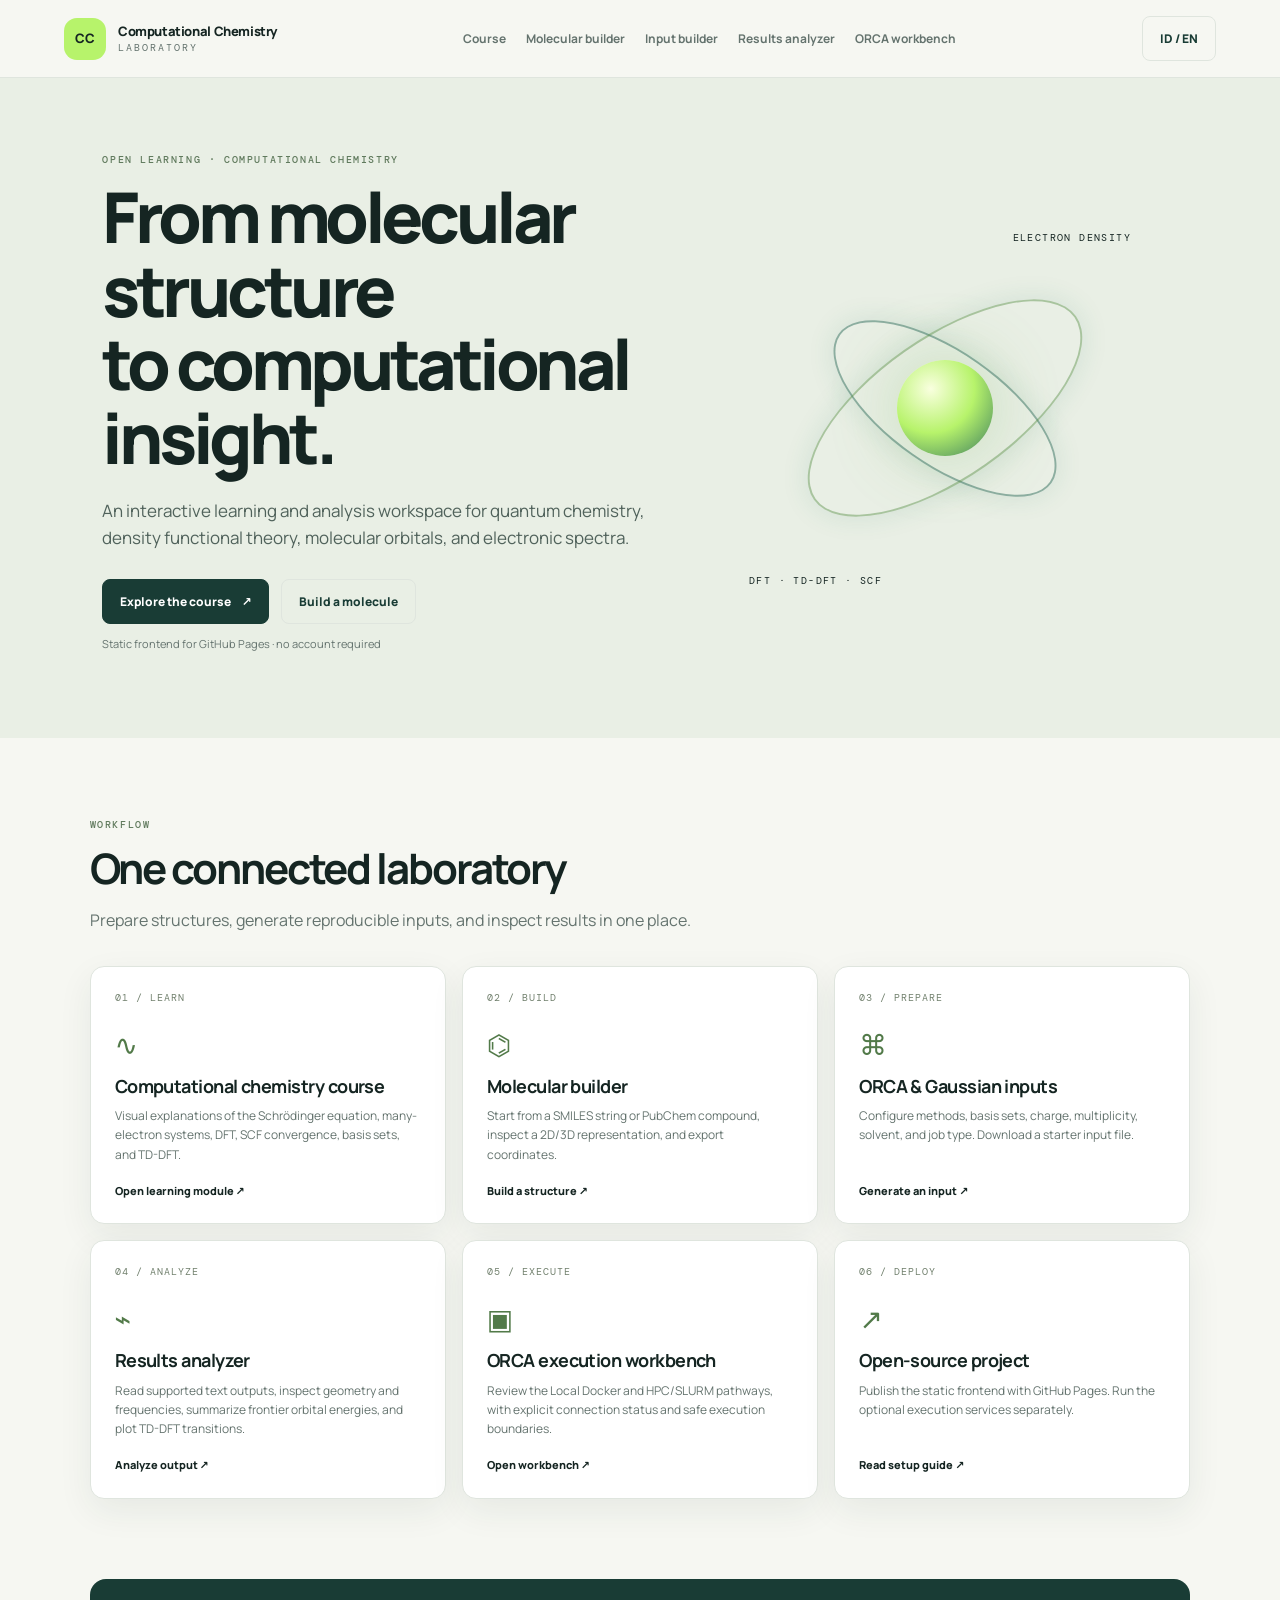
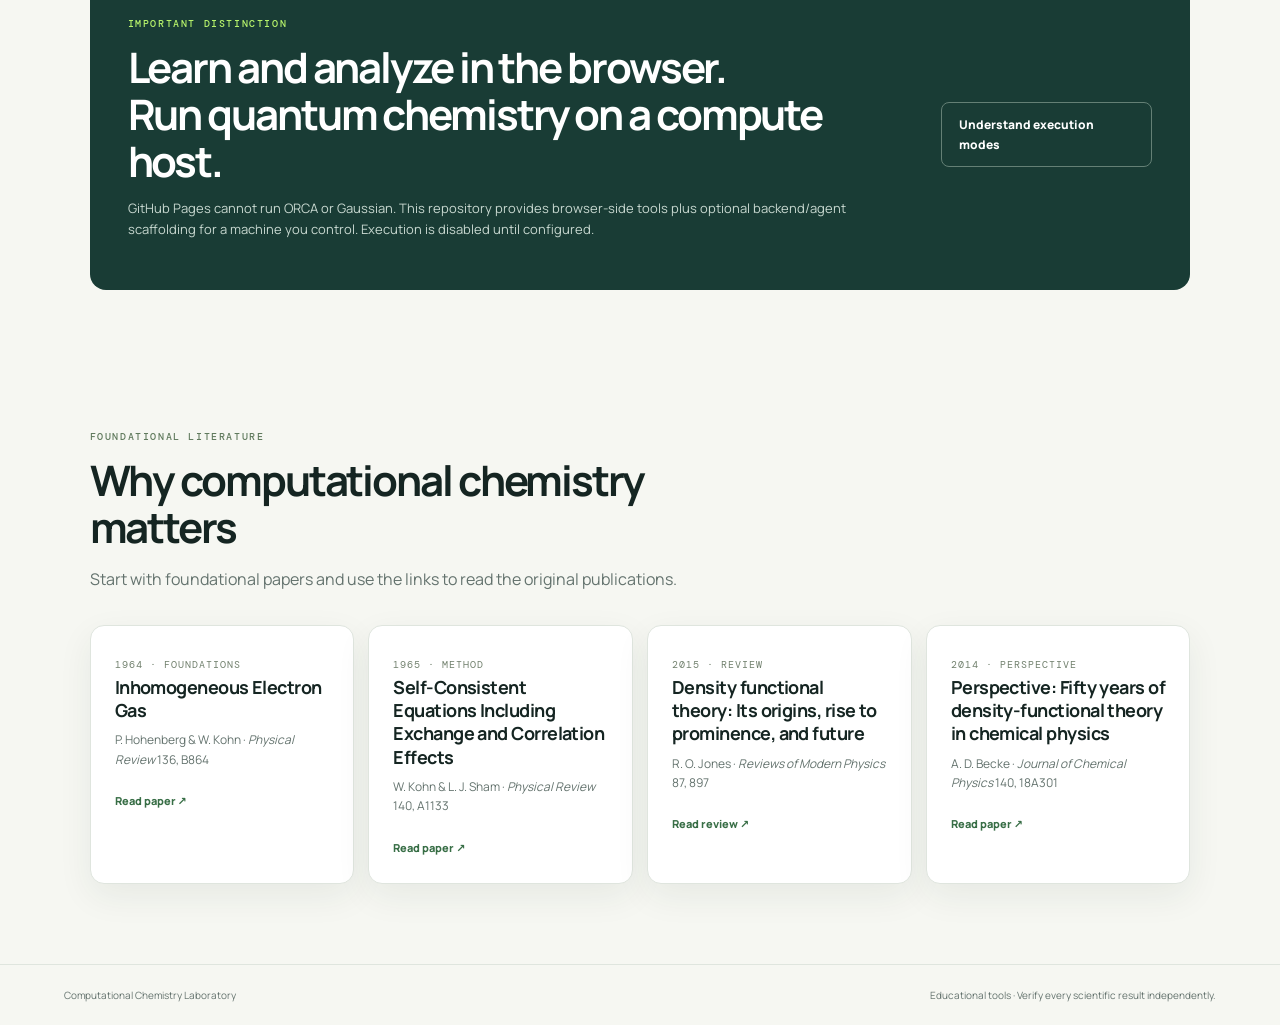
<file: index.html>
<!doctype html>
<html lang="en">
<head>
<meta charset="utf-8"><meta name="viewport" content="width=device-width,initial-scale=1">
<title>Computational Chemistry Laboratory</title>
<link rel="stylesheet" href="assets/css/style.css">
</head>
<body>
<header class="site-header"><a class="brand" href="index.html"><span class="brand-mark">CC</span><span>Computational Chemistry<br><small>LABORATORY</small></span></a>
<nav><a href="course.html">Course</a><a href="molecular-builder.html">Molecular builder</a><a href="input-builder.html">Input builder</a><a href="results-analyzer.html">Results analyzer</a><a href="orca-docker.html">ORCA workbench</a></nav>
<button id="langToggle" class="secondary">ID / EN</button></header>
<main>
<section class="hero"><div class="hero-copy"><p class="eyebrow">OPEN LEARNING · COMPUTATIONAL CHEMISTRY</p><h1>From molecular structure<br>to computational insight.</h1><p class="lead">An interactive learning and analysis workspace for quantum chemistry, density functional theory, molecular orbitals, and electronic spectra.</p><div class="hero-actions"><a class="button" href="course.html">Explore the course <span>↗</span></a><a class="button secondary" href="molecular-builder.html">Build a molecule</a></div><p class="note">Static frontend for GitHub Pages · no account required</p></div><div class="hero-visual"><div class="orbital orbital-a"></div><div class="orbital orbital-b"></div><div class="orbital-core"></div><div class="hero-label label-top">ELECTRON DENSITY</div><div class="hero-label label-bottom">DFT · TD-DFT · SCF</div></div></section>
<section class="section"><div class="section-heading"><p class="eyebrow">WORKFLOW</p><h2>One connected laboratory</h2><p>Prepare structures, generate reproducible inputs, and inspect results in one place.</p></div>
<div class="feature-grid">
<a class="feature-card" href="course.html"><span class="card-number">01 / LEARN</span><span class="feature-icon">∿</span><h3>Computational chemistry course</h3><p>Visual explanations of the Schrödinger equation, many-electron systems, DFT, SCF convergence, basis sets, and TD-DFT.</p><span class="card-link">Open learning module ↗</span></a>
<a class="feature-card" href="molecular-builder.html"><span class="card-number">02 / BUILD</span><span class="feature-icon">⌬</span><h3>Molecular builder</h3><p>Start from a SMILES string or PubChem compound, inspect a 2D/3D representation, and export coordinates.</p><span class="card-link">Build a structure ↗</span></a>
<a class="feature-card" href="input-builder.html"><span class="card-number">03 / PREPARE</span><span class="feature-icon">⌘</span><h3>ORCA & Gaussian inputs</h3><p>Configure methods, basis sets, charge, multiplicity, solvent, and job type. Download a starter input file.</p><span class="card-link">Generate an input ↗</span></a>
<a class="feature-card" href="results-analyzer.html"><span class="card-number">04 / ANALYZE</span><span class="feature-icon">⌁</span><h3>Results analyzer</h3><p>Read supported text outputs, inspect geometry and frequencies, summarize frontier orbital energies, and plot TD-DFT transitions.</p><span class="card-link">Analyze output ↗</span></a>
<a class="feature-card" href="orca-docker.html"><span class="card-number">05 / EXECUTE</span><span class="feature-icon">▣</span><h3>ORCA execution workbench</h3><p>Review the Local Docker and HPC/SLURM pathways, with explicit connection status and safe execution boundaries.</p><span class="card-link">Open workbench ↗</span></a>
<a class="feature-card" href="README.md"><span class="card-number">06 / DEPLOY</span><span class="feature-icon">↗</span><h3>Open-source project</h3><p>Publish the static frontend with GitHub Pages. Run the optional execution services separately.</p><span class="card-link">Read setup guide ↗</span></a>
</div></section>
<section class="callout"><div><p class="eyebrow">IMPORTANT DISTINCTION</p><h2>Learn and analyze in the browser.<br>Run quantum chemistry on a compute host.</h2><p>GitHub Pages cannot run ORCA or Gaussian. This repository provides browser-side tools plus optional backend/agent scaffolding for a machine you control. Execution is disabled until configured.</p></div><a class="button secondary" href="orca-docker.html">Understand execution modes</a></section>
<section class="section paper-section"><div class="section-heading"><p class="eyebrow">FOUNDATIONAL LITERATURE</p><h2>Why computational chemistry matters</h2><p>Start with foundational papers and use the links to read the original publications.</p></div><div class="paper-grid">
<article class="paper-card"><span class="paper-year">1964 · FOUNDATIONS</span><h3>Inhomogeneous Electron Gas</h3><p>P. Hohenberg & W. Kohn · <em>Physical Review</em> 136, B864</p><a href="https://doi.org/10.1103/PhysRev.136.B864" target="_blank" rel="noopener">Read paper ↗</a></article>
<article class="paper-card"><span class="paper-year">1965 · METHOD</span><h3>Self-Consistent Equations Including Exchange and Correlation Effects</h3><p>W. Kohn & L. J. Sham · <em>Physical Review</em> 140, A1133</p><a href="https://doi.org/10.1103/PhysRev.140.A1133" target="_blank" rel="noopener">Read paper ↗</a></article>
<article class="paper-card"><span class="paper-year">2015 · REVIEW</span><h3>Density functional theory: Its origins, rise to prominence, and future</h3><p>R. O. Jones · <em>Reviews of Modern Physics</em> 87, 897</p><a href="https://doi.org/10.1103/RevModPhys.87.897" target="_blank" rel="noopener">Read review ↗</a></article>
<article class="paper-card"><span class="paper-year">2014 · PERSPECTIVE</span><h3>Perspective: Fifty years of density-functional theory in chemical physics</h3><p>A. D. Becke · <em>Journal of Chemical Physics</em> 140, 18A301</p><a href="https://doi.org/10.1063/1.4869598" target="_blank" rel="noopener">Read paper ↗</a></article>
</div></section>
</main><footer><span>Computational Chemistry Laboratory</span><span>Educational tools · Verify every scientific result independently.</span></footer>
<script src="assets/js/common.js"></script></body></html>
</file>
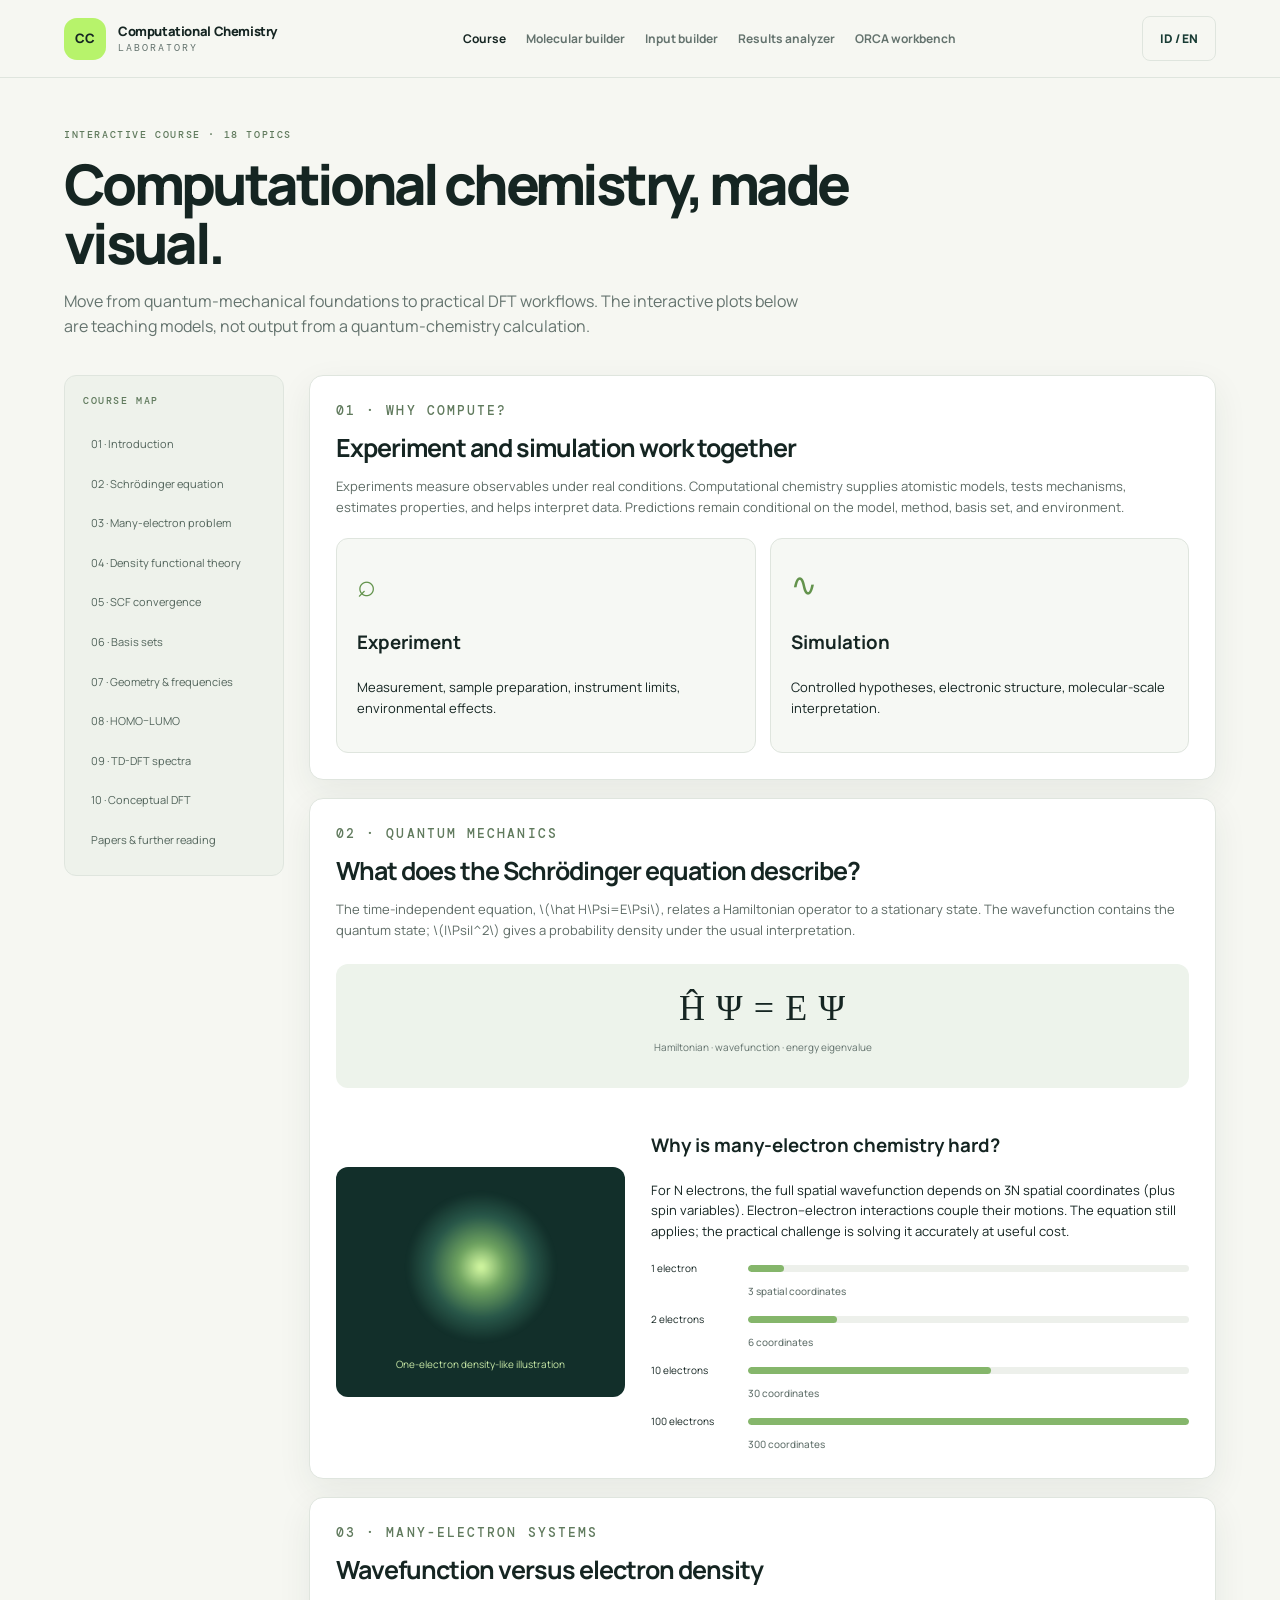
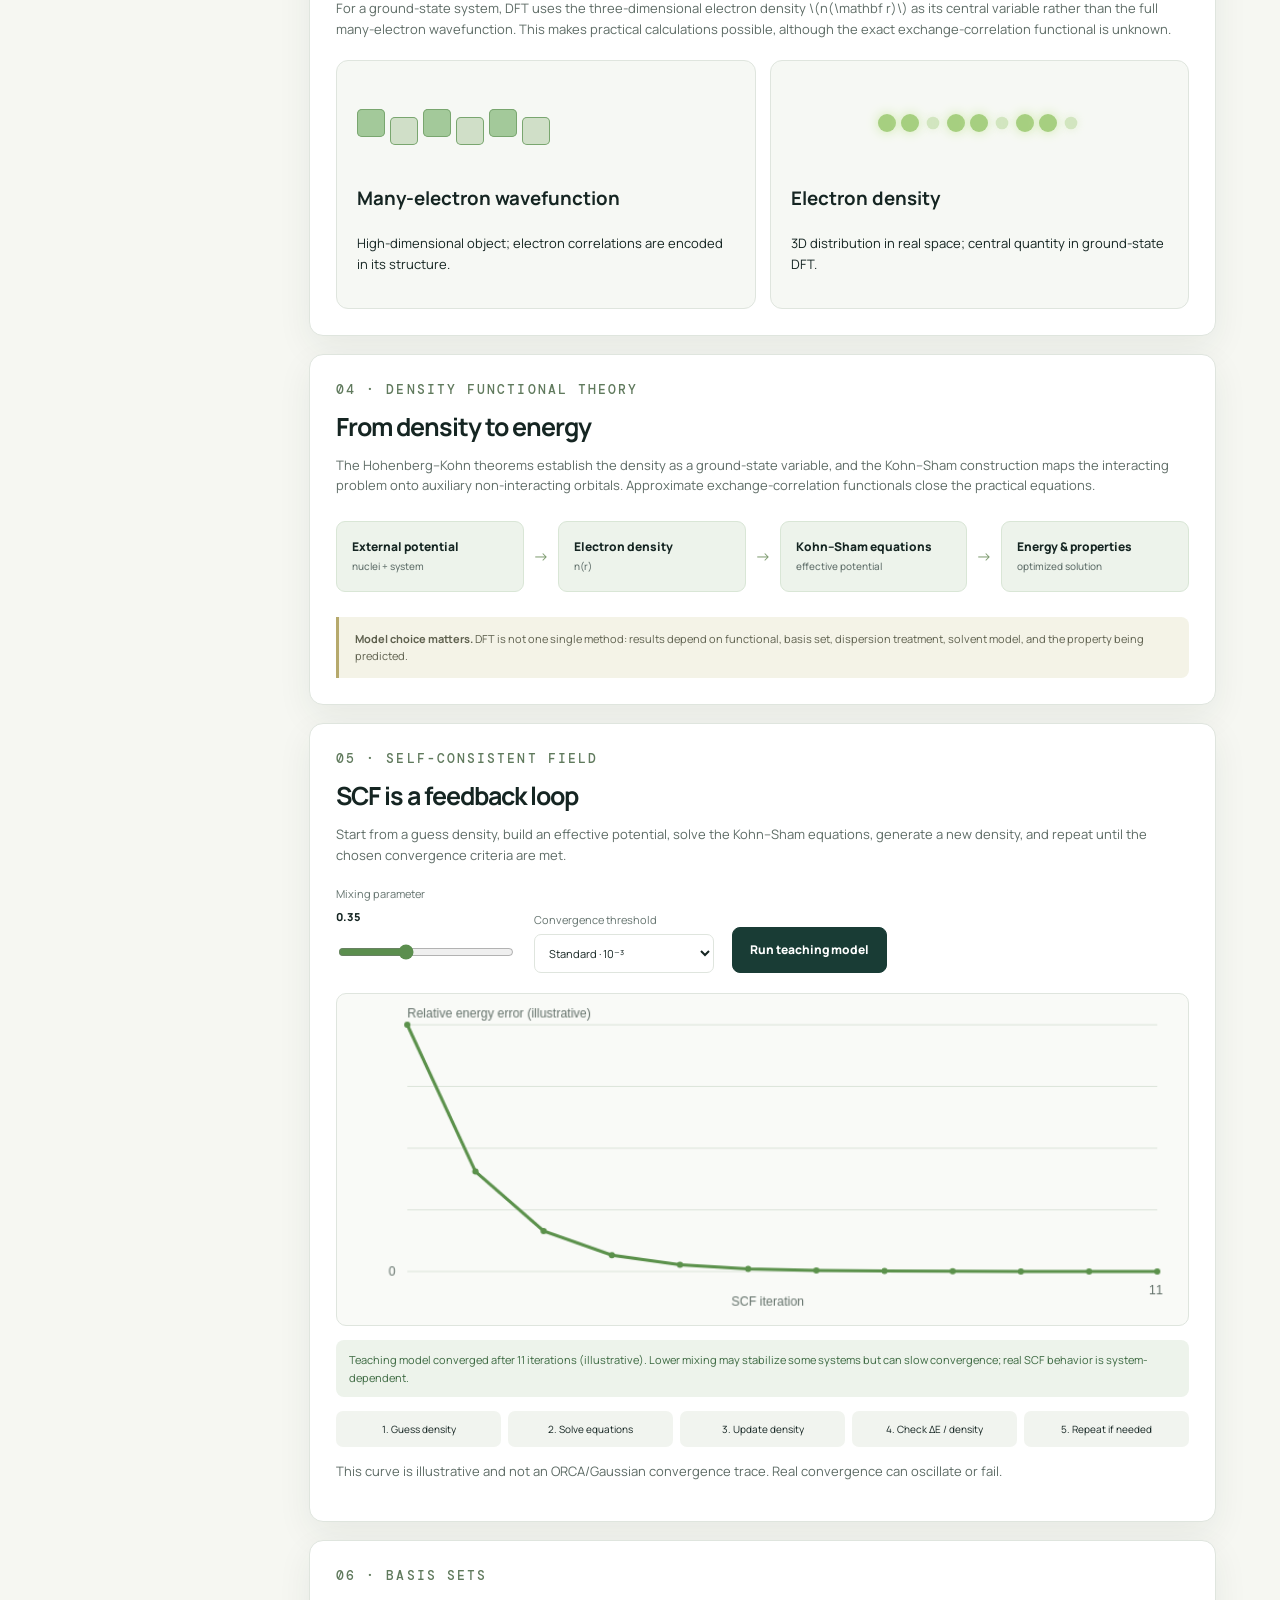
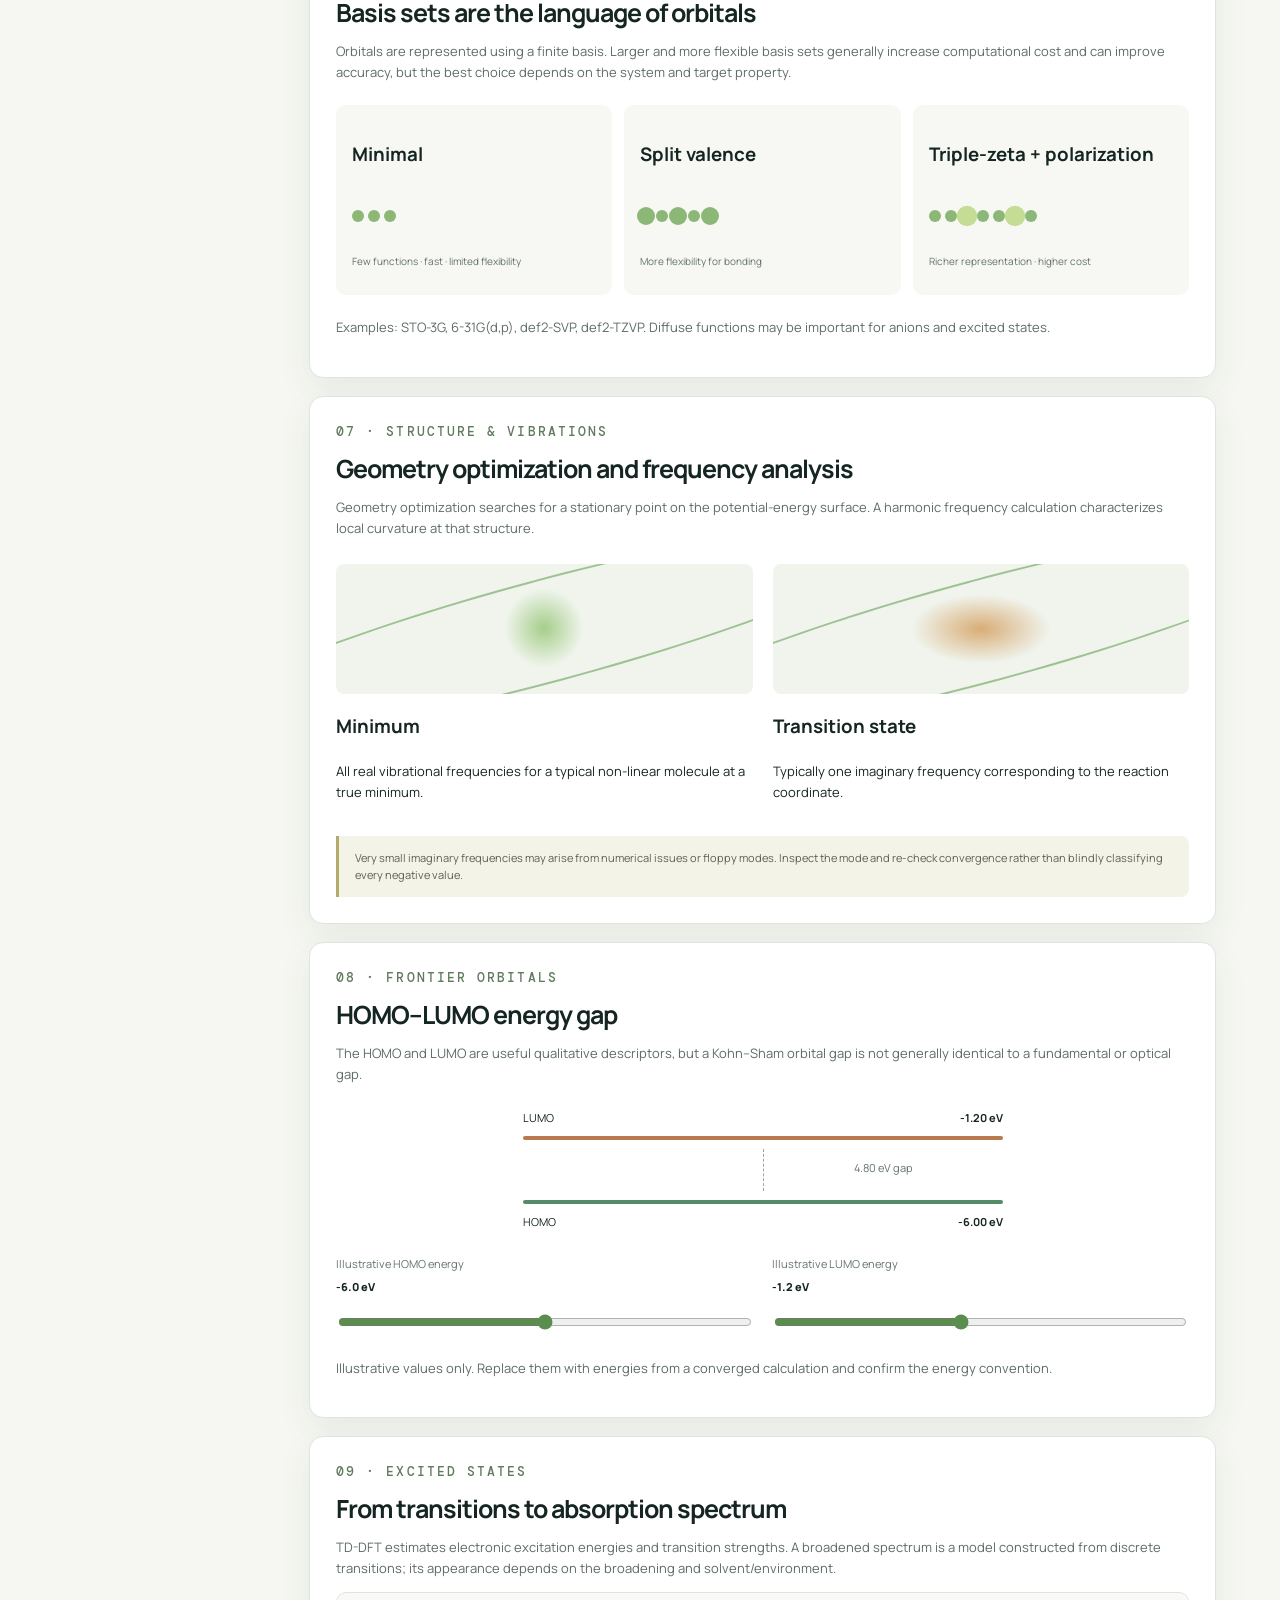
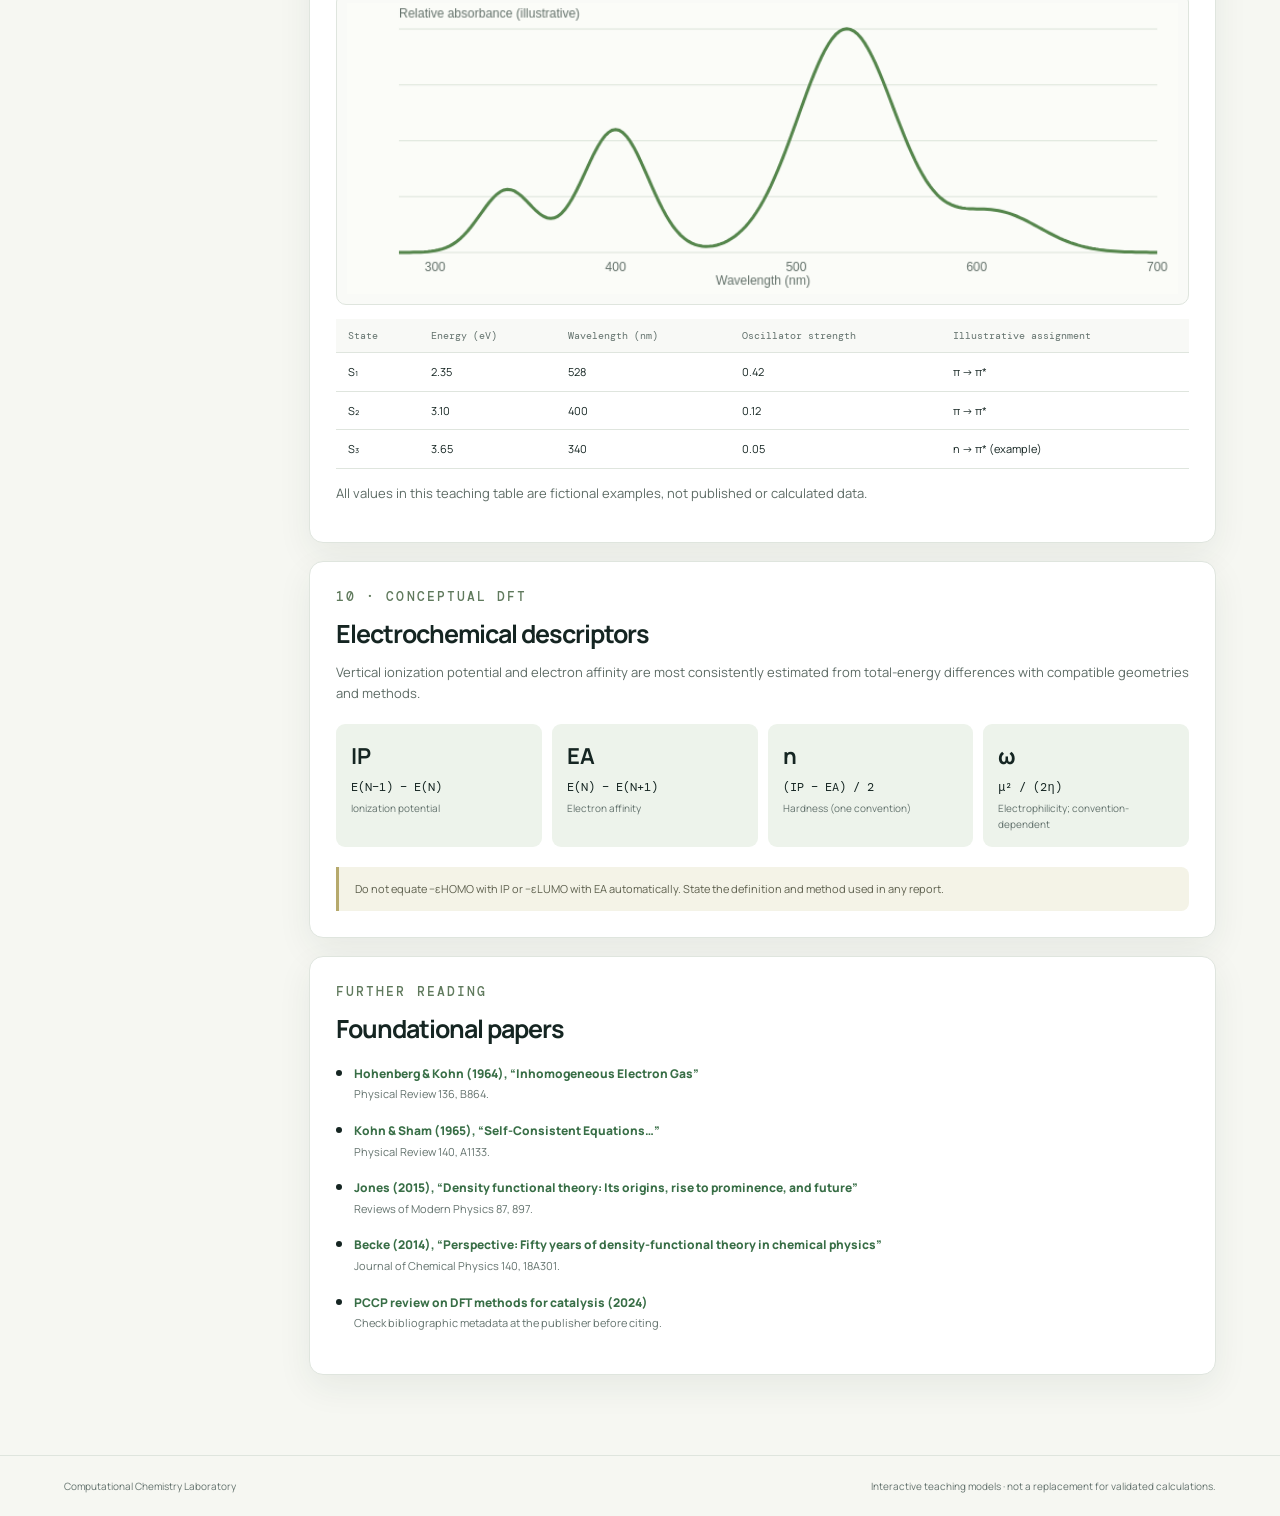
<file: course.html>
<!doctype html><html lang="en"><head><meta charset="utf-8"><meta name="viewport" content="width=device-width,initial-scale=1"><title>Interactive course · Computational Chemistry Lab</title><link rel="stylesheet" href="assets/css/style.css"></head><body>
<header class="site-header"><a class="brand" href="index.html"><span class="brand-mark">CC</span><span>Computational Chemistry<br><small>LABORATORY</small></span></a><nav><a class="active" href="course.html">Course</a><a href="molecular-builder.html">Molecular builder</a><a href="input-builder.html">Input builder</a><a href="results-analyzer.html">Results analyzer</a><a href="orca-docker.html">ORCA workbench</a></nav><button id="langToggle" class="secondary">ID / EN</button></header>
<main class="page-wrap"><section class="page-intro"><p class="eyebrow">INTERACTIVE COURSE · 18 TOPICS</p><h1>Computational chemistry, made visual.</h1><p>Move from quantum-mechanical foundations to practical DFT workflows. The interactive plots below are teaching models, not output from a quantum-chemistry calculation.</p></section>
<div class="course-layout"><aside class="lesson-nav"><p class="eyebrow">COURSE MAP</p><a href="#intro">01 · Introduction</a><a href="#schrodinger">02 · Schrödinger equation</a><a href="#many-electron">03 · Many-electron problem</a><a href="#dft">04 · Density functional theory</a><a href="#scf">05 · SCF convergence</a><a href="#basis">06 · Basis sets</a><a href="#geometry">07 · Geometry & frequencies</a><a href="#orbitals">08 · HOMO–LUMO</a><a href="#tddft">09 · TD-DFT spectra</a><a href="#conceptual">10 · Conceptual DFT</a><a href="#papers">Papers & further reading</a></aside>
<div class="lesson-content">
<section id="intro" class="lesson panel"><p class="eyebrow">01 · WHY COMPUTE?</p><h2>Experiment and simulation work together</h2><p>Experiments measure observables under real conditions. Computational chemistry supplies atomistic models, tests mechanisms, estimates properties, and helps interpret data. Predictions remain conditional on the model, method, basis set, and environment.</p><div class="compare-grid"><div><span class="big-symbol">⌕</span><h3>Experiment</h3><p>Measurement, sample preparation, instrument limits, environmental effects.</p></div><div><span class="big-symbol">∿</span><h3>Simulation</h3><p>Controlled hypotheses, electronic structure, molecular-scale interpretation.</p></div></div></section>
<section id="schrodinger" class="lesson panel"><p class="eyebrow">02 · QUANTUM MECHANICS</p><h2>What does the Schrödinger equation describe?</h2><p>The time-independent equation, \(\hat H\Psi=E\Psi\), relates a Hamiltonian operator to a stationary state. The wavefunction contains the quantum state; \(|\Psi|^2\) gives a probability density under the usual interpretation.</p><div class="equation-card"><div class="equation">Ĥ Ψ = E Ψ</div><p>Hamiltonian · wavefunction · energy eigenvalue</p></div><div class="visual-split"><div class="mini-visual"><div class="probability-cloud"></div><span>One-electron density-like illustration</span></div><div><h3>Why is many-electron chemistry hard?</h3><p>For N electrons, the full spatial wavefunction depends on 3N spatial coordinates (plus spin variables). Electron–electron interactions couple their motions. The equation still applies; the practical challenge is solving it accurately at useful cost.</p><div class="coordinate-meter"><div><span>1 electron</span><div class="meter"><i style="width:8%"></i></div><b>3 spatial coordinates</b></div><div><span>2 electrons</span><div class="meter"><i style="width:20%"></i></div><b>6 coordinates</b></div><div><span>10 electrons</span><div class="meter"><i style="width:55%"></i></div><b>30 coordinates</b></div><div><span>100 electrons</span><div class="meter"><i style="width:100%"></i></div><b>300 coordinates</b></div></div></div></div></section>
<section id="many-electron" class="lesson panel"><p class="eyebrow">03 · MANY-ELECTRON SYSTEMS</p><h2>Wavefunction versus electron density</h2><p>For a ground-state system, DFT uses the three-dimensional electron density \(n(\mathbf r)\) as its central variable rather than the full many-electron wavefunction. This makes practical calculations possible, although the exact exchange-correlation functional is unknown.</p><div class="compare-grid"><div class="concept-box"><div class="coordinate-cubes"><i></i><i></i><i></i><i></i><i></i><i></i></div><h3>Many-electron wavefunction</h3><p>High-dimensional object; electron correlations are encoded in its structure.</p></div><div class="concept-box"><div class="density-dots"><i></i><i></i><i></i><i></i><i></i><i></i><i></i><i></i><i></i></div><h3>Electron density</h3><p>3D distribution in real space; central quantity in ground-state DFT.</p></div></div></section>
<section id="dft" class="lesson panel"><p class="eyebrow">04 · DENSITY FUNCTIONAL THEORY</p><h2>From density to energy</h2><p>The Hohenberg–Kohn theorems establish the density as a ground-state variable, and the Kohn–Sham construction maps the interacting problem onto auxiliary non-interacting orbitals. Approximate exchange-correlation functionals close the practical equations.</p><div class="flow-diagram"><div>External potential<br><small>nuclei + system</small></div><span>→</span><div>Electron density<br><small>n(r)</small></div><span>→</span><div>Kohn–Sham equations<br><small>effective potential</small></div><span>→</span><div>Energy & properties<br><small>optimized solution</small></div></div><div class="notice"><strong>Model choice matters.</strong> DFT is not one single method: results depend on functional, basis set, dispersion treatment, solvent model, and the property being predicted.</div></section>
<section id="scf" class="lesson panel"><p class="eyebrow">05 · SELF-CONSISTENT FIELD</p><h2>SCF is a feedback loop</h2><p>Start from a guess density, build an effective potential, solve the Kohn–Sham equations, generate a new density, and repeat until the chosen convergence criteria are met.</p><div class="scf-controls"><label>Mixing parameter <output id="mixOut">0.35</output><input id="mixing" type="range" min="0.1" max="0.8" step="0.05" value="0.35"></label><label>Convergence threshold<select id="threshold"><option value="0.01">Loose · 10⁻²</option><option value="0.001" selected>Standard · 10⁻³</option><option value="0.0001">Tight · 10⁻⁴</option></select></label><button id="runScf" class="button">Run teaching model</button></div><div class="chart-frame"><canvas id="scfChart" width="800" height="300" aria-label="SCF convergence teaching graph"></canvas></div><div id="scfSummary" class="result-strip">Ready · teaching model only</div><div class="scf-steps"><div>1. Guess density</div><div>2. Solve equations</div><div>3. Update density</div><div>4. Check ΔE / density</div><div>5. Repeat if needed</div></div><p class="small muted">This curve is illustrative and not an ORCA/Gaussian convergence trace. Real convergence can oscillate or fail.</p></section>
<section id="basis" class="lesson panel"><p class="eyebrow">06 · BASIS SETS</p><h2>Basis sets are the language of orbitals</h2><p>Orbitals are represented using a finite basis. Larger and more flexible basis sets generally increase computational cost and can improve accuracy, but the best choice depends on the system and target property.</p><div class="basis-compare"><div><h3>Minimal</h3><div class="basis-dots minimal"><i></i><i></i><i></i></div><p>Few functions · fast · limited flexibility</p></div><div><h3>Split valence</h3><div class="basis-dots split"><i></i><i></i><i></i><i></i><i></i></div><p>More flexibility for bonding</p></div><div><h3>Triple-zeta + polarization</h3><div class="basis-dots triple"><i></i><i></i><i></i><i></i><i></i><i></i><i></i></div><p>Richer representation · higher cost</p></div></div><p class="small muted">Examples: STO-3G, 6-31G(d,p), def2-SVP, def2-TZVP. Diffuse functions may be important for anions and excited states.</p></section>
<section id="geometry" class="lesson panel"><p class="eyebrow">07 · STRUCTURE & VIBRATIONS</p><h2>Geometry optimization and frequency analysis</h2><p>Geometry optimization searches for a stationary point on the potential-energy surface. A harmonic frequency calculation characterizes local curvature at that structure.</p><div class="stationary-grid"><div><div class="surface surface-min"><span></span></div><h3>Minimum</h3><p>All real vibrational frequencies for a typical non-linear molecule at a true minimum.</p></div><div><div class="surface surface-ts"><span></span></div><h3>Transition state</h3><p>Typically one imaginary frequency corresponding to the reaction coordinate.</p></div></div><div class="notice">Very small imaginary frequencies may arise from numerical issues or floppy modes. Inspect the mode and re-check convergence rather than blindly classifying every negative value.</div></section>
<section id="orbitals" class="lesson panel"><p class="eyebrow">08 · FRONTIER ORBITALS</p><h2>HOMO–LUMO energy gap</h2><p>The HOMO and LUMO are useful qualitative descriptors, but a Kohn–Sham orbital gap is not generally identical to a fundamental or optical gap.</p><div class="orbital-level"><div class="level-label">LUMO <b id="lumoValue">−1.20 eV</b></div><div class="energy-line lumo-line"></div><div class="gap-arrow"><span id="gapValue">4.80 eV gap</span></div><div class="energy-line homo-line"></div><div class="level-label">HOMO <b id="homoValue">−6.00 eV</b></div></div><div class="range-control"><label>Illustrative HOMO energy <output id="homoRangeOut">−6.0 eV</output><input id="homoRange" type="range" min="-8" max="-4" step="0.1" value="-6"></label><label>Illustrative LUMO energy <output id="lumoRangeOut">−1.2 eV</output><input id="lumoRange" type="range" min="-3" max="1" step="0.1" value="-1.2"></label></div><p class="small muted">Illustrative values only. Replace them with energies from a converged calculation and confirm the energy convention.</p></section>
<section id="tddft" class="lesson panel"><p class="eyebrow">09 · EXCITED STATES</p><h2>From transitions to absorption spectrum</h2><p>TD-DFT estimates electronic excitation energies and transition strengths. A broadened spectrum is a model constructed from discrete transitions; its appearance depends on the broadening and solvent/environment.</p><div class="chart-frame"><canvas id="spectrumChart" width="800" height="280" aria-label="Illustrative absorption spectrum"></canvas></div><div class="table-scroll"><table><thead><tr><th>State</th><th>Energy (eV)</th><th>Wavelength (nm)</th><th>Oscillator strength</th><th>Illustrative assignment</th></tr></thead><tbody><tr><td>S₁</td><td>2.35</td><td>528</td><td>0.42</td><td>π → π*</td></tr><tr><td>S₂</td><td>3.10</td><td>400</td><td>0.12</td><td>π → π*</td></tr><tr><td>S₃</td><td>3.65</td><td>340</td><td>0.05</td><td>n → π* (example)</td></tr></tbody></table></div><p class="small muted">All values in this teaching table are fictional examples, not published or calculated data.</p></section>
<section id="conceptual" class="lesson panel"><p class="eyebrow">10 · CONCEPTUAL DFT</p><h2>Electrochemical descriptors</h2><p>Vertical ionization potential and electron affinity are most consistently estimated from total-energy differences with compatible geometries and methods.</p><div class="formula-grid"><div><b>IP</b><span> E(N−1) − E(N)</span><small>Ionization potential</small></div><div><b>EA</b><span> E(N) − E(N+1)</span><small>Electron affinity</small></div><div><b>η</b><span> (IP − EA) / 2</span><small>Hardness (one convention)</small></div><div><b>ω</b><span> μ² / (2η)</span><small>Electrophilicity; convention-dependent</small></div></div><div class="notice">Do not equate −εHOMO with IP or −εLUMO with EA automatically. State the definition and method used in any report.</div></section>
<section id="papers" class="lesson panel"><p class="eyebrow">FURTHER READING</p><h2>Foundational papers</h2><ul class="reading-list"><li><a href="https://doi.org/10.1103/PhysRev.136.B864" target="_blank" rel="noopener">Hohenberg & Kohn (1964), “Inhomogeneous Electron Gas”</a><span>Physical Review 136, B864.</span></li><li><a href="https://doi.org/10.1103/PhysRev.140.A1133" target="_blank" rel="noopener">Kohn & Sham (1965), “Self-Consistent Equations…”</a><span>Physical Review 140, A1133.</span></li><li><a href="https://doi.org/10.1103/RevModPhys.87.897" target="_blank" rel="noopener">Jones (2015), “Density functional theory: Its origins, rise to prominence, and future”</a><span>Reviews of Modern Physics 87, 897.</span></li><li><a href="https://doi.org/10.1063/1.4869598" target="_blank" rel="noopener">Becke (2014), “Perspective: Fifty years of density-functional theory in chemical physics”</a><span>Journal of Chemical Physics 140, 18A301.</span></li><li><a href="https://doi.org/10.1039/D4CP00121A" target="_blank" rel="noopener">PCCP review on DFT methods for catalysis (2024)</a><span>Check bibliographic metadata at the publisher before citing.</span></li></ul></section>
</div></div></main><footer><span>Computational Chemistry Laboratory</span><span>Interactive teaching models · not a replacement for validated calculations.</span></footer><script src="assets/js/common.js"></script><script src="assets/js/course.js"></script></body></html>
</file>
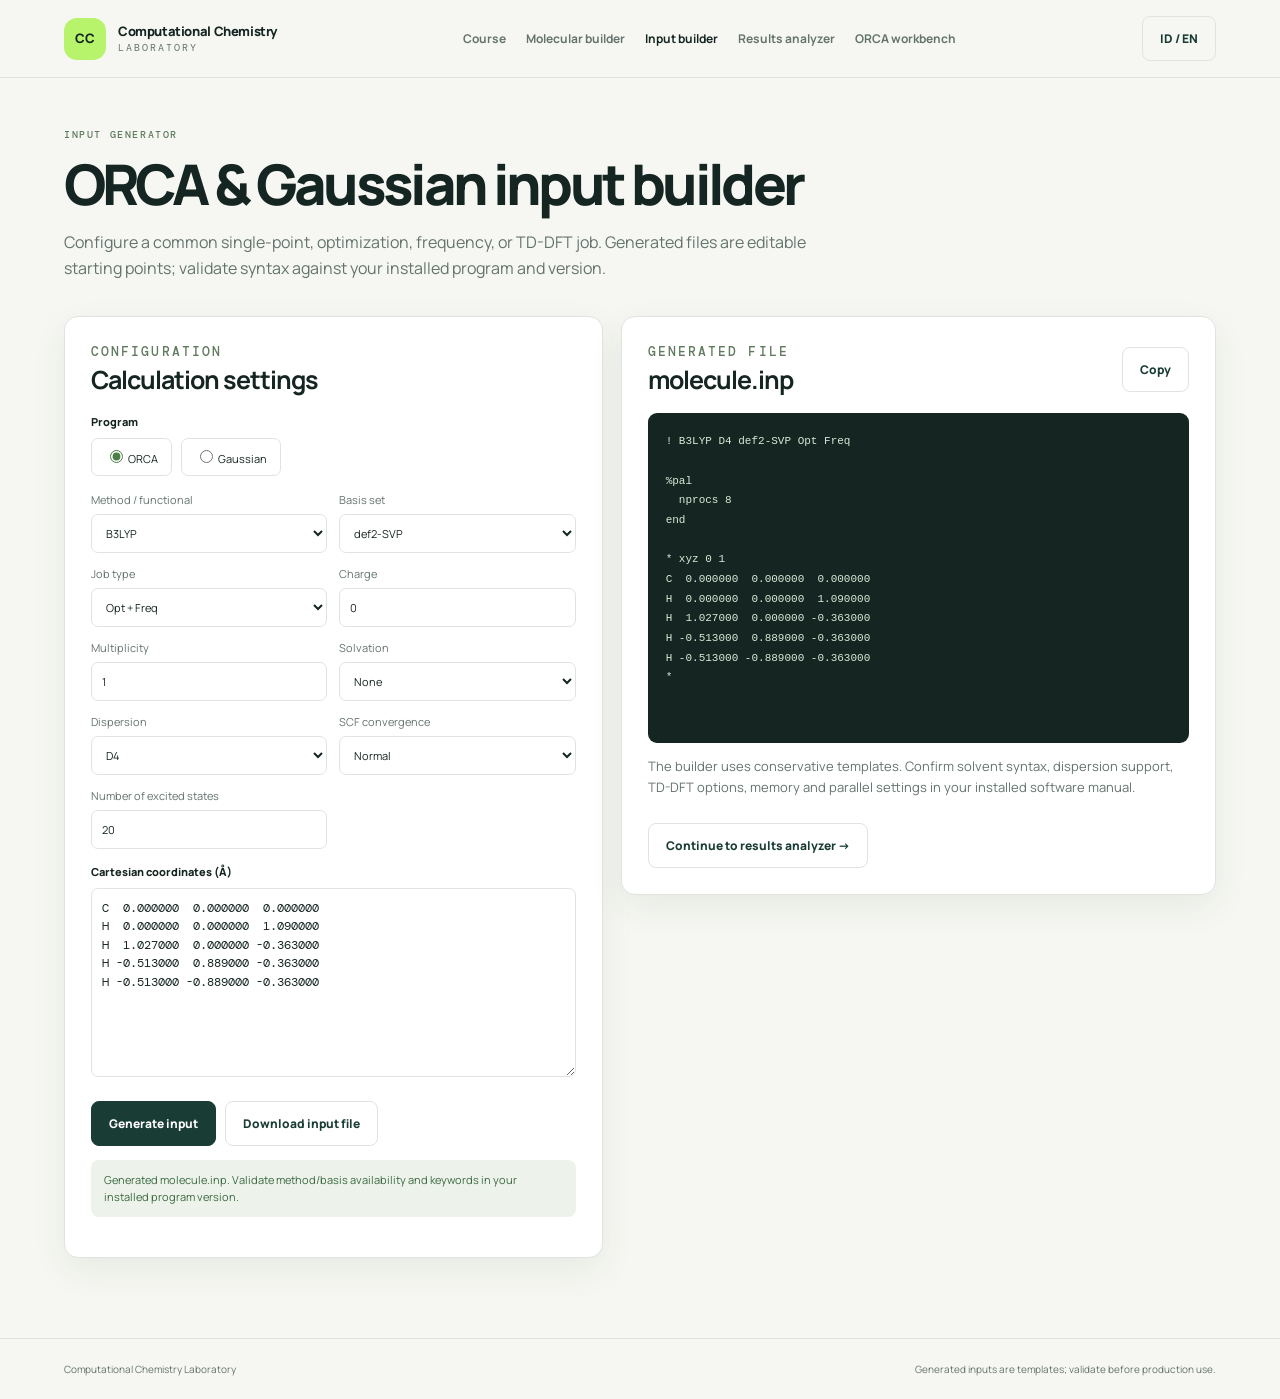
<file: input-builder.html>
<!doctype html><html lang="en"><head><meta charset="utf-8"><meta name="viewport" content="width=device-width,initial-scale=1"><title>Input builder · Computational Chemistry Lab</title><link rel="stylesheet" href="assets/css/style.css"></head><body>
<header class="site-header"><a class="brand" href="index.html"><span class="brand-mark">CC</span><span>Computational Chemistry<br><small>LABORATORY</small></span></a><nav><a href="course.html">Course</a><a href="molecular-builder.html">Molecular builder</a><a class="active" href="input-builder.html">Input builder</a><a href="results-analyzer.html">Results analyzer</a><a href="orca-docker.html">ORCA workbench</a></nav><button id="langToggle" class="secondary">ID / EN</button></header>
<main class="page-wrap"><section class="page-intro"><p class="eyebrow">INPUT GENERATOR</p><h1>ORCA & Gaussian input builder</h1><p>Configure a common single-point, optimization, frequency, or TD-DFT job. Generated files are editable starting points; validate syntax against your installed program and version.</p></section>
<div class="builder-layout"><section class="panel form-panel"><div class="panel-head"><div><p class="eyebrow">CONFIGURATION</p><h2>Calculation settings</h2></div></div>
<label>Program</label><div class="segmented"><label><input type="radio" name="program" value="orca" checked> ORCA</label><label><input type="radio" name="program" value="gaussian"> Gaussian</label></div>
<div class="form-grid"><label>Method / functional<select id="method"><option>B3LYP</option><option>PBE0</option><option>PBE</option><option>ωB97X-D</option><option>CAM-B3LYP</option><option>HF</option><option>MP2</option></select></label><label>Basis set<select id="basis"><option>def2-SVP</option><option>def2-TZVP</option><option>def2-TZVPP</option><option>6-31G(d,p)</option><option>6-311G(d,p)</option><option>cc-pVDZ</option></select></label><label>Job type<select id="job"><option value="optfreq">Opt + Freq</option><option value="sp">Single point</option><option value="opt">Geometry optimization</option><option value="freq">Frequency</option><option value="tddft">TD-DFT</option></select></label><label>Charge<input id="charge" type="number" value="0"></label><label>Multiplicity<input id="multiplicity" type="number" min="1" value="1"></label><label>Solvation<select id="solvent"><option value="none">None</option><option value="water">Water</option><option value="dmf">DMF</option><option value="acetonitrile">Acetonitrile</option><option value="ethanol">Ethanol</option></select></label><label>Dispersion<select id="dispersion"><option value="D4">D4</option><option value="D3BJ">D3BJ</option><option value="none">None</option></select></label><label>SCF convergence<select id="scf"><option value="normal">Normal</option><option value="tight">Tight</option><option value="verytight">Very tight</option></select></label><label>Number of excited states<input id="nstates" type="number" min="1" max="200" value="20"></label></div>
<label for="coordinates">Cartesian coordinates (Å)</label><textarea id="coordinates" rows="9" spellcheck="false">C  0.000000  0.000000  0.000000
H  0.000000  0.000000  1.090000
H  1.027000  0.000000 -0.363000
H -0.513000  0.889000 -0.363000
H -0.513000 -0.889000 -0.363000</textarea>
<div class="button-row"><button id="generateInput" class="button">Generate input</button><button id="downloadInput" class="button secondary">Download input file</button></div><div id="inputMessage" class="result-strip">Review coordinates, charge, multiplicity, and program version before running.</div></section>
<section class="panel code-panel"><div class="panel-head"><div><p class="eyebrow">GENERATED FILE</p><h2 id="fileTitle">molecule.inp</h2></div><button id="copyInput" class="secondary">Copy</button></div><pre><code id="inputOutput">! B3LYP D4 def2-SVP TightSCF Opt Freq

%pal
  nprocs 8
end

* xyz 0 1
C  0.000000  0.000000  0.000000
H  0.000000  0.000000  1.090000
H  1.027000  0.000000 -0.363000
H -0.513000  0.889000 -0.363000
H -0.513000 -0.889000 -0.363000
*</code></pre><p class="small muted">The builder uses conservative templates. Confirm solvent syntax, dispersion support, TD-DFT options, memory and parallel settings in your installed software manual.</p><a href="results-analyzer.html" class="button secondary">Continue to results analyzer →</a></section></div></main><footer><span>Computational Chemistry Laboratory</span><span>Generated inputs are templates; validate before production use.</span></footer><script src="assets/js/common.js"></script><script src="assets/js/input-builder.js"></script></body></html>
</file>
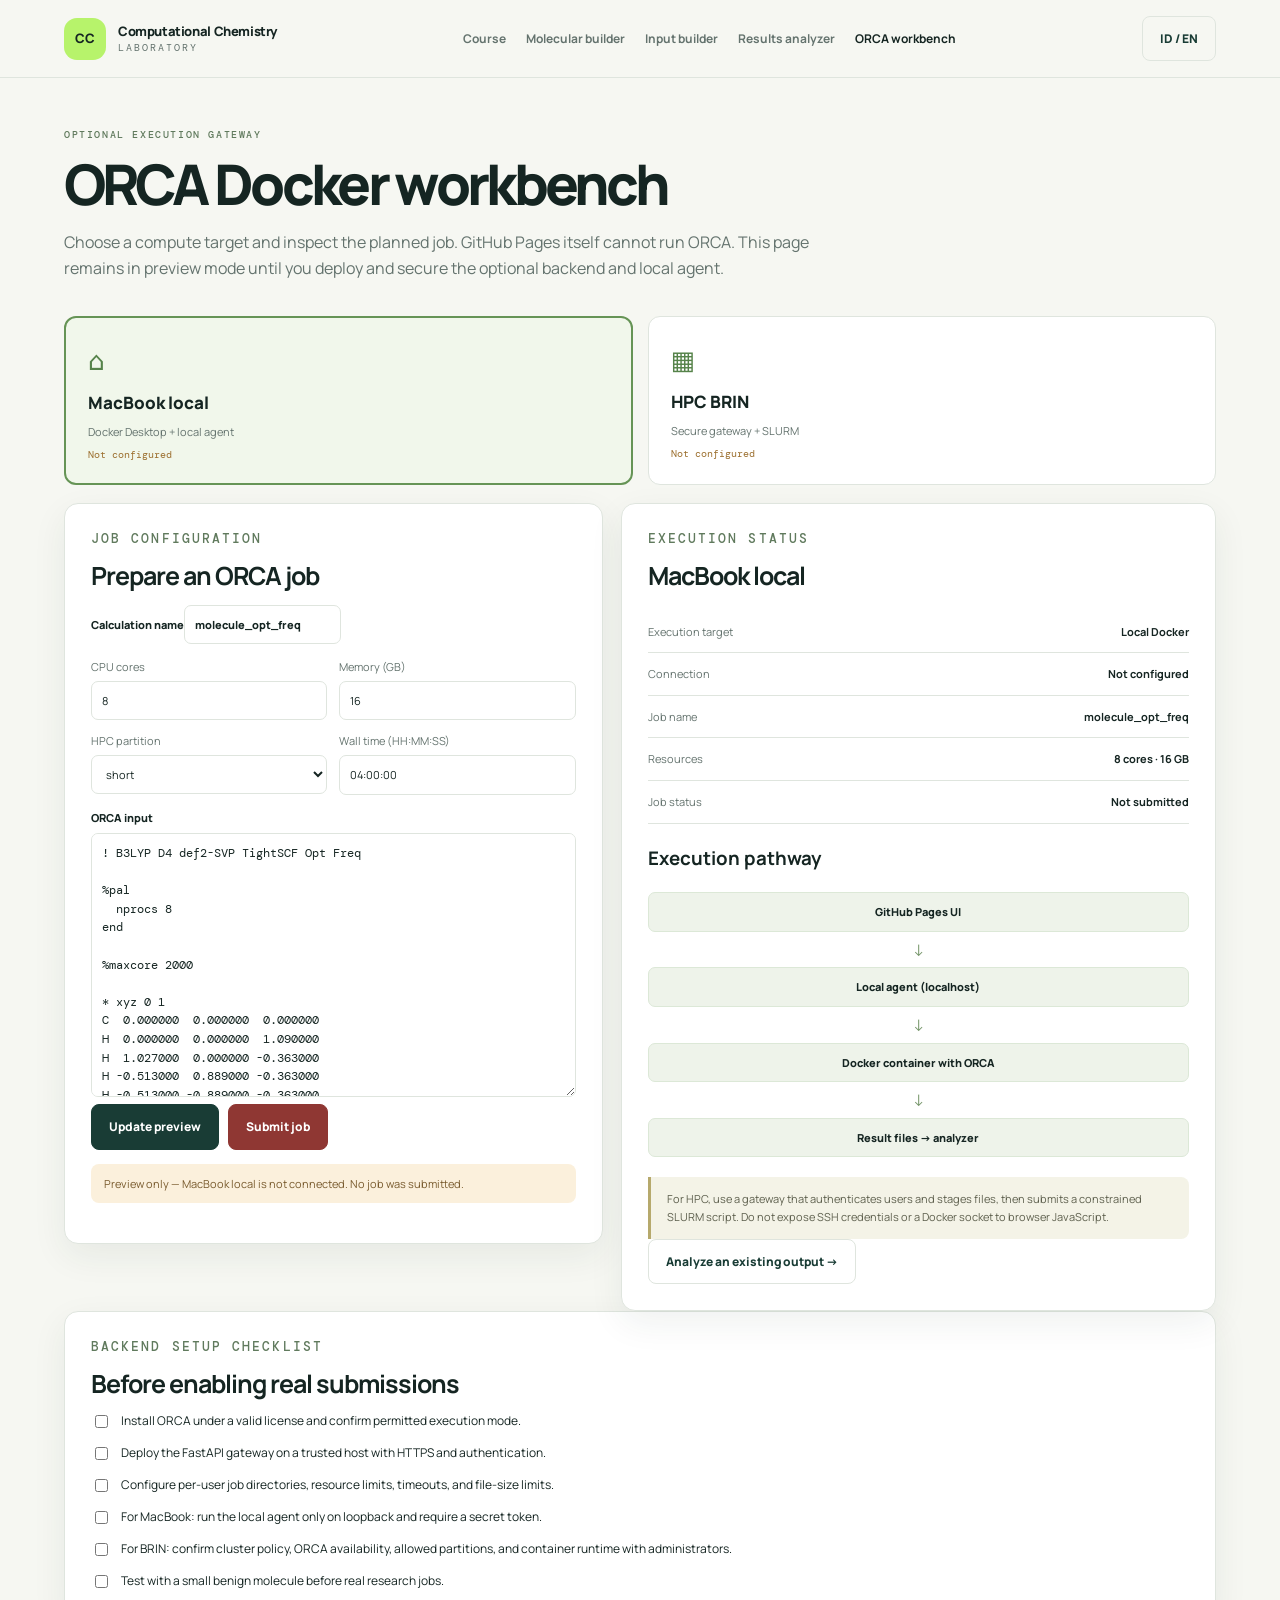
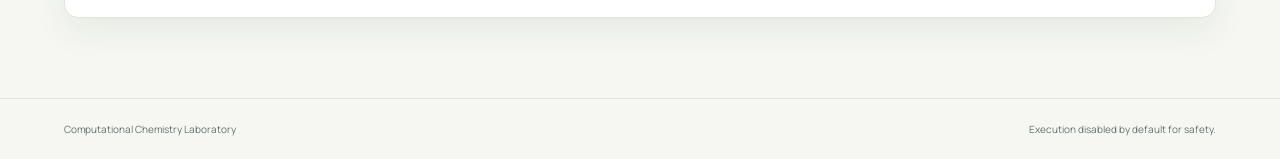
<file: orca-docker.html>
<!doctype html><html lang="en"><head><meta charset="utf-8"><meta name="viewport" content="width=device-width,initial-scale=1"><title>ORCA workbench · Computational Chemistry Lab</title><link rel="stylesheet" href="assets/css/style.css"></head><body>
<header class="site-header"><a class="brand" href="index.html"><span class="brand-mark">CC</span><span>Computational Chemistry<br><small>LABORATORY</small></span></a><nav><a href="course.html">Course</a><a href="molecular-builder.html">Molecular builder</a><a href="input-builder.html">Input builder</a><a href="results-analyzer.html">Results analyzer</a><a class="active" href="orca-docker.html">ORCA workbench</a></nav><button id="langToggle" class="secondary">ID / EN</button></header>
<main class="page-wrap"><section class="page-intro"><p class="eyebrow">OPTIONAL EXECUTION GATEWAY</p><h1>ORCA Docker workbench</h1><p>Choose a compute target and inspect the planned job. GitHub Pages itself cannot run ORCA. This page remains in preview mode until you deploy and secure the optional backend and local agent.</p></section>
<div class="execution-targets"><button class="target-card selected" data-target="local"><span class="target-icon">⌂</span><span class="target-name">MacBook local</span><span>Docker Desktop + local agent</span><b id="localStatus">Not configured</b></button><button class="target-card" data-target="hpc"><span class="target-icon">▦</span><span class="target-name">HPC BRIN</span><span>Secure gateway + SLURM</span><b id="hpcStatus">Not configured</b></button></div>
<div class="builder-layout"><section class="panel"><p class="eyebrow">JOB CONFIGURATION</p><h2>Prepare an ORCA job</h2><label>Calculation name<input id="jobName" value="molecule_opt_freq"></label><div class="form-grid"><label>CPU cores<input id="cores" type="number" min="1" max="64" value="8"></label><label>Memory (GB)<input id="memory" type="number" min="1" max="256" value="16"></label><label>HPC partition<select id="partition"><option>short</option><option>medium-small</option><option>medium-large</option><option>long</option><option>very-long</option></select></label><label>Wall time (HH:MM:SS)<input id="walltime" value="04:00:00"></label></div><label>ORCA input</label><textarea id="orcaInput" rows="13" spellcheck="false">! B3LYP D4 def2-SVP TightSCF Opt Freq

%pal
  nprocs 8
end

%maxcore 2000

* xyz 0 1
C  0.000000  0.000000  0.000000
H  0.000000  0.000000  1.090000
H  1.027000  0.000000 -0.363000
H -0.513000  0.889000 -0.363000
H -0.513000 -0.889000 -0.363000
*</textarea><div class="button-row"><button id="previewJob" class="button">Update preview</button><button id="submitJob" class="button danger">Submit job</button></div><div id="executionMessage" class="result-strip warning">Preview only — not connected to an execution server.</div></section>
<section class="panel"><p class="eyebrow">EXECUTION STATUS</p><h2 id="selectedTargetTitle">MacBook local</h2><div class="status-list"><div><span>Execution target</span><b id="targetValue">Local Docker</b></div><div><span>Connection</span><b id="connectionValue">Not configured</b></div><div><span>Job name</span><b id="jobNameValue">molecule_opt_freq</b></div><div><span>Resources</span><b id="resourceValue">8 cores · 16 GB</b></div><div><span>Job status</span><b id="jobStatusValue">Not submitted</b></div></div><h3>Execution pathway</h3><div id="pathway" class="pathway"><div>GitHub Pages UI</div><span>↓</span><div>Local agent (localhost)</div><span>↓</span><div>Docker container with ORCA</div><span>↓</span><div>Result files → analyzer</div></div><div class="notice">For HPC, use a gateway that authenticates users and stages files, then submits a constrained SLURM script. Do not expose SSH credentials or a Docker socket to browser JavaScript.</div><a href="results-analyzer.html" class="button secondary">Analyze an existing output →</a></section></div>
<section class="panel"><p class="eyebrow">BACKEND SETUP CHECKLIST</p><h2>Before enabling real submissions</h2><div class="checklist"><label><input type="checkbox"> Install ORCA under a valid license and confirm permitted execution mode.</label><label><input type="checkbox"> Deploy the FastAPI gateway on a trusted host with HTTPS and authentication.</label><label><input type="checkbox"> Configure per-user job directories, resource limits, timeouts, and file-size limits.</label><label><input type="checkbox"> For MacBook: run the local agent only on loopback and require a secret token.</label><label><input type="checkbox"> For BRIN: confirm cluster policy, ORCA availability, allowed partitions, and container runtime with administrators.</label><label><input type="checkbox"> Test with a small benign molecule before real research jobs.</label></div></section></main><footer><span>Computational Chemistry Laboratory</span><span>Execution disabled by default for safety.</span></footer><script src="assets/js/common.js"></script><script src="assets/js/orca-docker.js"></script></body></html>
</file>
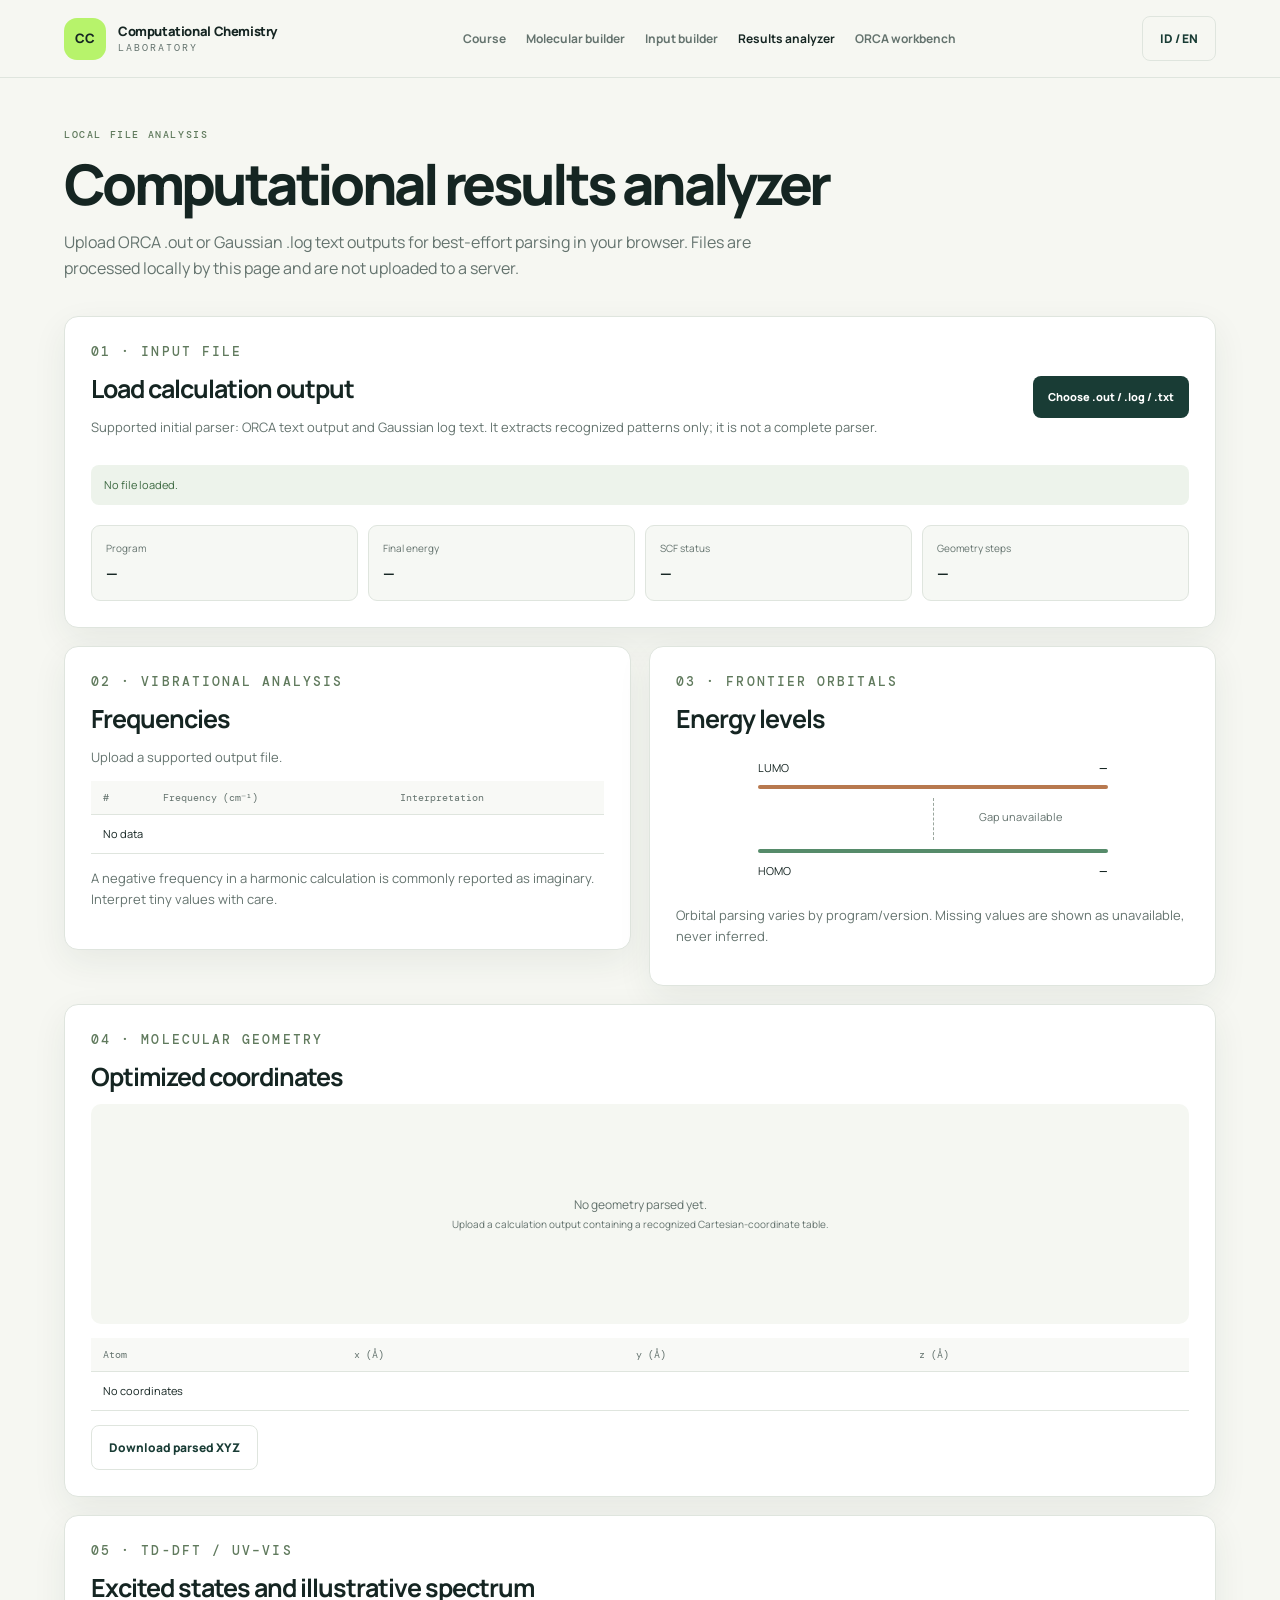
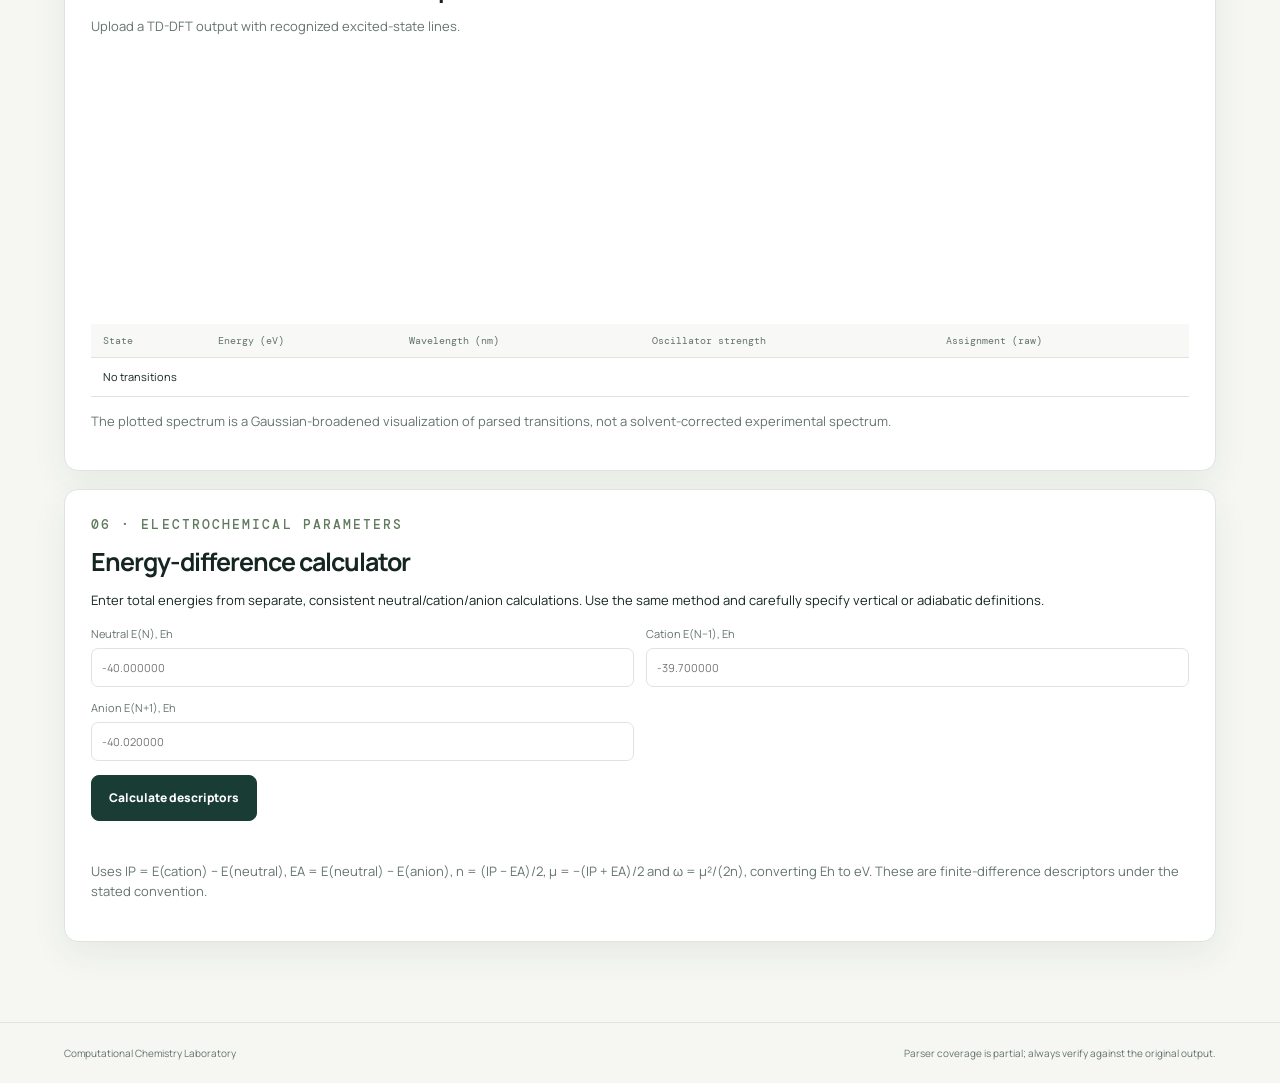
<file: results-analyzer.html>
<!doctype html><html lang="en"><head><meta charset="utf-8"><meta name="viewport" content="width=device-width,initial-scale=1"><title>Results analyzer · Computational Chemistry Lab</title><link rel="stylesheet" href="assets/css/style.css"><script src="https://cdn.plot.ly/plotly-2.35.2.min.js"></script><script src="https://3Dmol.org/build/3Dmol-min.js"></script></head><body>
<header class="site-header"><a class="brand" href="index.html"><span class="brand-mark">CC</span><span>Computational Chemistry<br><small>LABORATORY</small></span></a><nav><a href="course.html">Course</a><a href="molecular-builder.html">Molecular builder</a><a href="input-builder.html">Input builder</a><a class="active" href="results-analyzer.html">Results analyzer</a><a href="orca-docker.html">ORCA workbench</a></nav><button id="langToggle" class="secondary">ID / EN</button></header>
<main class="page-wrap"><section class="page-intro"><p class="eyebrow">LOCAL FILE ANALYSIS</p><h1>Computational results analyzer</h1><p>Upload ORCA .out or Gaussian .log text outputs for best-effort parsing in your browser. Files are processed locally by this page and are not uploaded to a server.</p></section>
<section class="panel"><div class="upload-area"><div><p class="eyebrow">01 · INPUT FILE</p><h2>Load calculation output</h2><p class="small muted">Supported initial parser: ORCA text output and Gaussian log text. It extracts recognized patterns only; it is not a complete parser.</p></div><label class="upload-button">Choose .out / .log / .txt<input id="outputFile" type="file" accept=".out,.log,.txt"></label></div><div id="parseStatus" class="result-strip">No file loaded.</div><div class="metrics-grid"><div class="metric-card"><span>Program</span><strong id="programValue">—</strong></div><div class="metric-card"><span>Final energy</span><strong id="energyValue">—</strong></div><div class="metric-card"><span>SCF status</span><strong id="scfValue">—</strong></div><div class="metric-card"><span>Geometry steps</span><strong id="optValue">—</strong></div></div></section>
<div class="results-grid"><section class="panel"><p class="eyebrow">02 · VIBRATIONAL ANALYSIS</p><h2>Frequencies</h2><p id="frequencySummary" class="muted">Upload a supported output file.</p><div class="table-scroll"><table><thead><tr><th>#</th><th>Frequency (cm⁻¹)</th><th>Interpretation</th></tr></thead><tbody id="frequencyRows"><tr><td colspan="3">No data</td></tr></tbody></table></div><p class="small muted">A negative frequency in a harmonic calculation is commonly reported as imaginary. Interpret tiny values with care.</p></section>
<section class="panel"><p class="eyebrow">03 · FRONTIER ORBITALS</p><h2>Energy levels</h2><div class="orbital-level compact"><div class="level-label">LUMO <b id="anLumo">—</b></div><div class="energy-line lumo-line"></div><div class="gap-arrow"><span id="anGap">Gap unavailable</span></div><div class="energy-line homo-line"></div><div class="level-label">HOMO <b id="anHomo">—</b></div></div><p class="small muted">Orbital parsing varies by program/version. Missing values are shown as unavailable, never inferred.</p></section>
<section class="panel wide"><p class="eyebrow">04 · MOLECULAR GEOMETRY</p><h2>Optimized coordinates</h2><div id="geometryBox" class="geometry-box"><div class="empty-state">No geometry parsed yet.<br><small>Upload a calculation output containing a recognized Cartesian-coordinate table.</small></div></div><div class="table-scroll"><table><thead><tr><th>Atom</th><th>x (Å)</th><th>y (Å)</th><th>z (Å)</th></tr></thead><tbody id="geometryRows"><tr><td colspan="4">No coordinates</td></tr></tbody></table></div><button id="downloadXYZ" class="button secondary" disabled>Download parsed XYZ</button></section>
<section class="panel wide"><p class="eyebrow">05 · TD-DFT / UV–VIS</p><h2>Excited states and illustrative spectrum</h2><p id="spectrumSummary" class="muted">Upload a TD-DFT output with recognized excited-state lines.</p><div id="spectrumPlot" class="plot-area"></div><div class="table-scroll"><table><thead><tr><th>State</th><th>Energy (eV)</th><th>Wavelength (nm)</th><th>Oscillator strength</th><th>Assignment (raw)</th></tr></thead><tbody id="excitedRows"><tr><td colspan="5">No transitions</td></tr></tbody></table></div><p class="small muted">The plotted spectrum is a Gaussian-broadened visualization of parsed transitions, not a solvent-corrected experimental spectrum.</p></section>
<section class="panel wide"><p class="eyebrow">06 · ELECTROCHEMICAL PARAMETERS</p><h2>Energy-difference calculator</h2><p>Enter total energies from separate, consistent neutral/cation/anion calculations. Use the same method and carefully specify vertical or adiabatic definitions.</p><div class="form-grid"><label>Neutral E(N), Eh<input id="enNeutral" type="number" step="any" placeholder="-40.000000"></label><label>Cation E(N−1), Eh<input id="enCation" type="number" step="any" placeholder="-39.700000"></label><label>Anion E(N+1), Eh<input id="enAnion" type="number" step="any" placeholder="-40.020000"></label></div><button id="calcElectro" class="button">Calculate descriptors</button><div id="electroResults" class="formula-grid"></div><p class="small muted">Uses IP = E(cation) − E(neutral), EA = E(neutral) − E(anion), η = (IP − EA)/2, μ = −(IP + EA)/2 and ω = μ²/(2η), converting Eh to eV. These are finite-difference descriptors under the stated convention.</p></section></div></main><footer><span>Computational Chemistry Laboratory</span><span>Parser coverage is partial; always verify against the original output.</span></footer><script src="assets/js/common.js"></script><script src="assets/js/results-analyzer.js"></script></body></html>
</file>
<file: assets/css/style.css>
@import url('https://fonts.googleapis.com/css2?family=DM+Mono:wght@400;500&family=Manrope:wght@400;500;600;700;800&display=swap');
:root{--ink:#152522;--muted:#64736e;--paper:#f6f7f2;--white:#fff;--line:#dfe5de;--green:#b7f36b;--deep:#193c35;--mint:#e8f2e9;--orange:#e7a65a;--red:#b94b45;--shadow:0 12px 35px rgba(28,52,44,.07)}
*{box-sizing:border-box}html{scroll-behavior:smooth;scroll-padding-top:90px}body{margin:0;background:var(--paper);color:var(--ink);font-family:Manrope,system-ui,sans-serif;line-height:1.6}a{color:inherit;text-decoration:none}button,input,select,textarea{font:inherit}button{cursor:pointer}.site-header{height:auto;min-height:78px;display:flex;align-items:center;justify-content:space-between;gap:22px;padding:16px clamp(18px,5vw,76px);border-bottom:1px solid var(--line);background:rgba(246,247,242,.94);position:sticky;top:0;z-index:10;backdrop-filter:blur(16px)}.brand{display:flex;align-items:center;gap:12px;font-size:13px;line-height:1.15;font-weight:800;letter-spacing:-.03em;white-space:nowrap}.brand small{font:10px 'DM Mono',monospace;letter-spacing:.2em;color:var(--muted)}.brand-mark{display:grid;place-items:center;width:42px;height:42px;background:var(--green);border-radius:13px;font-size:13px}.site-header nav{display:flex;align-items:center;gap:20px;flex-wrap:wrap}.site-header nav a{font-size:12px;color:var(--muted);font-weight:700}.site-header nav a:hover,.site-header nav a.active{color:var(--ink)}.button,.secondary{display:inline-flex;align-items:center;justify-content:center;gap:10px;padding:12px 17px;border:1px solid var(--deep);border-radius:8px;background:var(--deep);color:#fff;font-weight:800;font-size:12px;transition:transform .15s,background .15s}.button:hover,.secondary:hover{transform:translateY(-1px)}.secondary{background:transparent;color:var(--deep);border-color:var(--line)}.danger{background:#8f3733;border-color:#8f3733}.hero{min-height:570px;padding:75px clamp(20px,8vw,120px);display:grid;grid-template-columns:1.1fr .9fr;gap:40px;align-items:center;background:#e9efe5;overflow:hidden}.eyebrow{font:500 10px 'DM Mono',monospace;letter-spacing:.16em;color:#607a5d;margin:0 0 14px;text-transform:uppercase}.hero h1,.page-intro h1{font-size:clamp(38px,5.5vw,70px);line-height:1.05;letter-spacing:-.065em;margin:0 0 23px;font-weight:800}.lead{font-size:17px;max-width:600px;color:#50625b}.hero-actions{display:flex;gap:12px;flex-wrap:wrap;margin-top:27px}.note,.small{font-size:11px;color:var(--muted)}.hero-visual{height:390px;position:relative;display:grid;place-items:center}.orbital{position:absolute;width:290px;height:125px;border:2px solid rgba(28,93,77,.45);border-radius:50%;transform:rotate(35deg);box-shadow:0 0 28px rgba(37,122,91,.12)}.orbital-b{transform:rotate(-35deg);width:320px;height:142px;border-color:rgba(89,143,71,.45)}.orbital-a{width:260px;height:115px}.orbital-core{width:96px;height:96px;border-radius:50%;background:radial-gradient(circle at 35% 30%,#f9ffdf,#b7f36b 48%,#397b5e 100%);box-shadow:0 0 70px rgba(105,174,81,.3)}.hero-label{position:absolute;font:10px 'DM Mono',monospace;letter-spacing:.14em}.label-top{top:18px;right:10%}.label-bottom{bottom:16px;left:8%}.section{padding:80px clamp(20px,7vw,100px)}.section-heading{max-width:650px;margin-bottom:32px}.section-heading h2,.callout h2{font-size:clamp(28px,4vw,42px);letter-spacing:-.05em;line-height:1.12;margin:0 0 12px}.section-heading p:not(.eyebrow){color:var(--muted)}.feature-grid{display:grid;grid-template-columns:repeat(3,1fr);gap:16px}.feature-card,.paper-card{background:var(--white);border:1px solid var(--line);border-radius:14px;padding:24px;box-shadow:var(--shadow)}.feature-card{min-height:255px;display:flex;flex-direction:column;align-items:flex-start}.card-number,.paper-year{font:10px 'DM Mono',monospace;letter-spacing:.1em;color:#72816e}.feature-icon{font-size:28px;margin:18px 0 8px;color:#527a49}.feature-card h3,.paper-card h3{font-size:18px;line-height:1.3;letter-spacing:-.03em;margin:0 0 8px}.feature-card p,.paper-card p{font-size:12px;color:var(--muted);margin:0 0 18px}.card-link{margin-top:auto;font-size:11px;font-weight:800}.callout{margin:0 clamp(20px,7vw,100px) 60px;background:var(--deep);color:#fff;border-radius:16px;padding:38px;display:flex;align-items:center;justify-content:space-between;gap:30px}.callout .eyebrow{color:var(--green)}.callout p:not(.eyebrow){color:#c8d8d0;max-width:760px;font-size:13px}.callout .secondary{color:#fff;border-color:#648075}.paper-grid{display:grid;grid-template-columns:repeat(4,1fr);gap:14px}.paper-card a{font-size:11px;font-weight:800;color:#386e46}.site-header+.page-wrap{min-height:70vh}.page-wrap{max-width:1440px;margin:0 auto;padding:50px clamp(18px,5vw,72px) 80px}.page-intro{max-width:850px;margin-bottom:35px}.page-intro h1{font-size:clamp(36px,5vw,56px);margin-bottom:15px}.page-intro>p:last-child{max-width:760px;color:var(--muted)}.course-layout{display:grid;grid-template-columns:220px minmax(0,1fr);gap:25px;align-items:start}.lesson-nav{position:sticky;top:100px;background:#eef2eb;border:1px solid var(--line);border-radius:12px;padding:18px;display:flex;flex-direction:column;gap:6px}.lesson-nav a{font-size:11px;padding:8px;border-radius:6px;color:#52645b}.lesson-nav a:hover{background:white;color:var(--ink)}.lesson-content{display:grid;gap:18px}.panel{background:#fff;border:1px solid var(--line);border-radius:14px;padding:26px;box-shadow:var(--shadow);min-width:0}.lesson h2,.panel h2{font-size:25px;line-height:1.2;letter-spacing:-.04em;margin:0 0 12px}.lesson p,.panel p{font-size:13px}.lesson>p:not(.eyebrow){color:#5d6b65}.equation-card{margin:24px 0;background:#edf3eb;border-radius:12px;text-align:center;padding:23px}.equation{font:36px Georgia,serif;letter-spacing:.03em}.equation-card p{font-size:10px;color:var(--muted)}.visual-split{display:grid;grid-template-columns:.7fr 1.3fr;gap:26px;align-items:center}.mini-visual{min-height:230px;border-radius:12px;background:#122f2a;display:flex;flex-direction:column;align-items:center;justify-content:center;color:#c9e9a7;gap:14px;font-size:10px;text-align:center;padding:20px}.probability-cloud{width:150px;height:150px;border-radius:50%;background:radial-gradient(circle,#d9fda5 0,rgba(160,225,125,.65) 22%,rgba(83,163,132,.35) 48%,transparent 70%);filter:blur(2px)}.coordinate-meter{display:grid;gap:12px;margin-top:18px}.coordinate-meter>div{display:grid;grid-template-columns:90px 1fr;gap:7px;align-items:center;font-size:10px}.coordinate-meter b{grid-column:2;color:var(--muted);font-weight:500}.meter{height:7px;background:#edf0eb;border-radius:10px;overflow:hidden}.meter i{display:block;height:100%;background:#85b66b;border-radius:10px}.compare-grid{display:grid;grid-template-columns:1fr 1fr;gap:14px;margin-top:20px}.compare-grid>div,.concept-box{background:#f6f8f4;border:1px solid var(--line);padding:20px;border-radius:12px}.big-symbol{font-size:32px;color:#63934c}.coordinate-cubes{height:85px;display:flex;flex-wrap:wrap;gap:5px;align-items:center}.coordinate-cubes i{width:28px;height:28px;border-radius:5px;background:#a3c99a;box-shadow:inset 0 0 0 1px #79a66f}.coordinate-cubes i:nth-child(2n){transform:translateY(8px);background:#d0dfc8}.density-dots{height:85px;position:relative;display:flex;align-items:center;justify-content:center;gap:5px;flex-wrap:wrap}.density-dots i{width:18px;height:18px;border-radius:50%;background:#a6cf80;box-shadow:0 0 12px #cde8a9}.density-dots i:nth-child(3n){opacity:.45;transform:scale(.7)}.flow-diagram{display:flex;align-items:stretch;gap:9px;margin:25px 0;flex-wrap:wrap}.flow-diagram>div{flex:1;min-width:120px;background:#edf3eb;border:1px solid #d9e6d6;padding:15px;border-radius:9px;font-size:12px;font-weight:800}.flow-diagram small{font-weight:500;color:var(--muted)}.flow-diagram>span{align-self:center;color:#7e9c70}.notice{background:#f4f3e7;border-left:3px solid #b6a96c;padding:13px 16px;margin-top:20px;font-size:11px;color:#5e604e;border-radius:0 8px 8px 0}.scf-controls{display:flex;gap:18px;align-items:end;flex-wrap:wrap;margin:20px 0}.scf-controls label,.range-control label{display:flex;flex-direction:column;gap:5px;font-size:11px;color:var(--muted);min-width:180px}.scf-controls input[type=range],.range-control input{accent-color:#5b8e4e}.scf-controls output,.range-control output{font-weight:800;color:var(--ink)}.scf-controls select,select,input,textarea{border:1px solid var(--line);border-radius:7px;padding:10px;background:#fff;color:var(--ink);min-width:0}textarea{width:100%;font:12px 'DM Mono',monospace;line-height:1.55;resize:vertical}.chart-frame{background:#f9faf7;border:1px solid var(--line);border-radius:10px;padding:10px}.chart-frame canvas{width:100%;height:auto;display:block}.result-strip{margin:14px 0;padding:11px 13px;border-radius:8px;background:#edf3eb;color:#3b6840;font-size:11px}.result-strip.warning{background:#fbf0dc;color:#795b2e}.scf-steps{display:grid;grid-template-columns:repeat(5,1fr);gap:7px;margin:14px 0}.scf-steps div{padding:10px;background:#f1f4ef;border-radius:7px;font-size:10px;text-align:center}.basis-compare{display:grid;grid-template-columns:repeat(3,1fr);gap:12px;margin:22px 0}.basis-compare>div{background:#f7f8f4;padding:16px;border-radius:10px}.basis-dots{height:55px;display:flex;align-items:center;gap:4px}.basis-dots i{display:block;width:12px;height:12px;border-radius:50%;background:#8bb777}.basis-dots.split i:nth-child(odd){transform:scale(1.5)}.basis-dots.triple i:nth-child(3n){transform:scale(1.7);background:#c4dc94}.basis-compare p{font-size:10px;color:var(--muted)}.stationary-grid{display:grid;grid-template-columns:1fr 1fr;gap:20px;margin-top:25px}.surface{height:130px;background:#f0f4ed;position:relative;border-radius:8px;overflow:hidden}.surface:before{content:"";position:absolute;width:180%;height:100px;left:-40%;top:15px;border-radius:50%;border:2px solid #9fc294;transform:rotate(-15deg)}.surface-min:after{content:"";position:absolute;width:80px;height:80px;border-radius:50%;background:radial-gradient(circle,#a5ce8a,transparent 70%);left:calc(50% - 40px);top:24px}.surface-ts:after{content:"";position:absolute;width:140px;height:70px;border-radius:50%;background:radial-gradient(ellipse,#d8ad76,transparent 70%);left:calc(50% - 70px);top:30px}.orbital-level{margin:25px auto;max-width:480px;display:grid;grid-template-columns:1fr;gap:9px}.level-label{display:flex;justify-content:space-between;font-size:11px}.energy-line{height:4px;border-radius:4px}.lumo-line{background:#b8794f}.homo-line{background:#568b6a}.gap-arrow{text-align:center;color:var(--muted);font-size:11px;border-left:1px dashed #9aa69d;height:42px;margin-left:50%;padding-top:10px}.range-control{display:grid;grid-template-columns:1fr 1fr;gap:18px}.compact{max-width:350px}.formula-grid{display:grid;grid-template-columns:repeat(4,1fr);gap:10px;margin:20px 0}.formula-grid>div{display:flex;flex-direction:column;gap:5px;background:#edf3eb;padding:15px;border-radius:9px}.formula-grid b{font-size:22px}.formula-grid span{font:12px 'DM Mono',monospace}.formula-grid small{font-size:10px;color:var(--muted)}.reading-list{padding-left:18px}.reading-list li{margin:14px 0}.reading-list a{font-size:12px;font-weight:800;color:#386e46}.reading-list span{display:block;font-size:11px;color:var(--muted)}footer{border-top:1px solid var(--line);padding:22px clamp(20px,5vw,76px);display:flex;justify-content:space-between;gap:20px;color:var(--muted);font-size:10px}
.workspace-grid,.builder-layout,.results-grid{display:grid;grid-template-columns:1fr 1fr;gap:18px;align-items:start}.panel-head{display:flex;align-items:center;justify-content:space-between;gap:15px;margin-bottom:18px}.panel-head h2{margin:0}.panel-head .eyebrow{margin-bottom:5px}.status-pill{font:10px 'DM Mono',monospace;padding:6px 9px;background:#edf3eb;border-radius:20px;color:#517348}.input-row,.button-row,.export-row{display:flex;gap:9px;align-items:center;flex-wrap:wrap}.input-row input{flex:1}.molecule-preview canvas{width:100%;height:auto;border:1px solid var(--line);border-radius:10px;background:#fbfcf8}.preview-meta{display:flex;gap:12px;margin-top:12px;font-size:10px}.preview-meta span{color:var(--muted)}.preview-meta code{overflow-wrap:anywhere}.export-row{margin-top:16px}.step-grid{display:grid;grid-template-columns:repeat(4,1fr);gap:12px}.step-grid>div{padding:18px;background:#f6f8f4;border-radius:10px}.step-index{display:grid;place-items:center;width:28px;height:28px;border-radius:8px;background:var(--green);font-size:11px;font-weight:800}.step-grid h3{font-size:13px}.step-grid p{font-size:11px;color:var(--muted)}.builder-layout{grid-template-columns:.95fr 1.05fr}.form-panel>label,.panel>label{display:block;margin:14px 0 7px;font-size:11px;font-weight:800}.segmented{display:flex;gap:9px;margin-bottom:15px}.segmented label{padding:8px 13px;border:1px solid var(--line);border-radius:7px;font-size:11px}.segmented input{accent-color:#4d7e46}.form-grid{display:grid;grid-template-columns:1fr 1fr;gap:12px;margin:14px 0}.form-grid label{display:flex;flex-direction:column;gap:5px;font-size:11px;color:var(--muted)}.form-grid input,.form-grid select{width:100%}.form-panel .button-row{margin-top:16px}.code-panel pre{background:#152622;color:#d8e9d6;padding:18px;border-radius:9px;overflow:auto;min-height:330px;font:11px 'DM Mono',monospace;line-height:1.7;white-space:pre}.code-panel .button{margin-top:12px}.upload-area{display:flex;justify-content:space-between;align-items:center;gap:20px}.upload-button{display:inline-flex;padding:12px 15px;background:var(--deep);color:white;border-radius:8px;font-size:11px;font-weight:800;cursor:pointer}.upload-button input{display:none}.metrics-grid{display:grid;grid-template-columns:repeat(4,1fr);gap:10px;margin-top:20px}.metric-card{padding:14px;background:#f6f8f4;border:1px solid var(--line);border-radius:9px;display:flex;flex-direction:column;gap:6px}.metric-card span{font-size:10px;color:var(--muted)}.metric-card strong{font-size:15px;overflow-wrap:anywhere}.results-grid{margin-top:18px}.wide{grid-column:1/-1}.table-scroll{overflow:auto;margin:14px 0}table{width:100%;border-collapse:collapse;font-size:11px;text-align:left}th,td{padding:10px 12px;border-bottom:1px solid var(--line);white-space:nowrap}th{font:10px 'DM Mono',monospace;color:var(--muted);background:#f8f9f6}.geometry-box{height:220px;background:#f5f7f2;border-radius:10px;display:grid;place-items:center;color:var(--muted);text-align:center;font-size:12px}.plot-area{min-height:260px}.execution-targets{display:grid;grid-template-columns:1fr 1fr;gap:15px;margin-bottom:18px}.target-card{display:flex;flex-direction:column;align-items:flex-start;text-align:left;gap:7px;padding:22px;background:#fff;border:1px solid var(--line);border-radius:12px;color:var(--ink)}.target-card.selected{border:2px solid #669456;background:#f1f7eb}.target-icon{font-size:26px;color:#56834a}.target-name{font-size:17px;font-weight:800}.target-card span:nth-child(3){font-size:11px;color:var(--muted)}.target-card b{font:10px 'DM Mono',monospace;color:#9b6e2d}.status-list{display:grid;gap:0;margin:20px 0}.status-list div{display:flex;justify-content:space-between;gap:15px;padding:12px 0;border-bottom:1px solid var(--line);font-size:11px}.status-list span{color:var(--muted)}.status-list b{text-align:right}.pathway{display:grid;justify-items:center;gap:5px;margin:15px 0}.pathway div{background:#eef3ea;border:1px solid #dce8d7;border-radius:7px;padding:10px 14px;width:100%;text-align:center;font-size:11px;font-weight:800}.pathway span{color:#749468}.checklist{display:grid;gap:12px}.checklist label{display:flex;gap:10px;align-items:flex-start;font-size:12px}.checklist input{margin-top:4px;accent-color:#5c8c4e}.empty-state{padding:25px}.muted{color:var(--muted)}.range-control{margin:15px 0}
@media(max-width:1100px){.site-header{align-items:flex-start;flex-wrap:wrap}.site-header nav{order:3;width:100%;gap:15px}.feature-grid{grid-template-columns:repeat(2,1fr)}.paper-grid{grid-template-columns:repeat(2,1fr)}.hero{padding-top:55px}.course-layout{grid-template-columns:180px minmax(0,1fr)}}
@media(max-width:760px){.hero{grid-template-columns:1fr;padding:45px 22px}.hero-visual{height:260px}.hero h1{font-size:44px}.section{padding:50px 20px}.feature-grid,.paper-grid,.workspace-grid,.builder-layout,.results-grid,.course-layout{grid-template-columns:1fr}.lesson-nav{position:static;display:grid;grid-template-columns:1fr 1fr}.lesson-nav .eyebrow{grid-column:1/-1}.visual-split,.compare-grid,.stationary-grid{grid-template-columns:1fr}.step-grid{grid-template-columns:1fr 1fr}.formula-grid{grid-template-columns:1fr 1fr}.scf-steps{grid-template-columns:1fr 1fr}.range-control{grid-template-columns:1fr}.metrics-grid{grid-template-columns:1fr 1fr}.wide{grid-column:auto}.callout{margin:0 20px 40px;padding:25px;flex-direction:column;align-items:flex-start}.upload-area{align-items:flex-start;flex-direction:column}footer{flex-direction:column}.site-header nav a{font-size:11px}.site-header{position:static}.page-wrap{padding-top:35px}.execution-targets{grid-template-columns:1fr}}
@media(max-width:420px){.step-grid,.basis-compare,.metrics-grid,.formula-grid{grid-template-columns:1fr}.form-grid{grid-template-columns:1fr}.lesson-nav{grid-template-columns:1fr}.hero h1{font-size:37px}}
</file>
